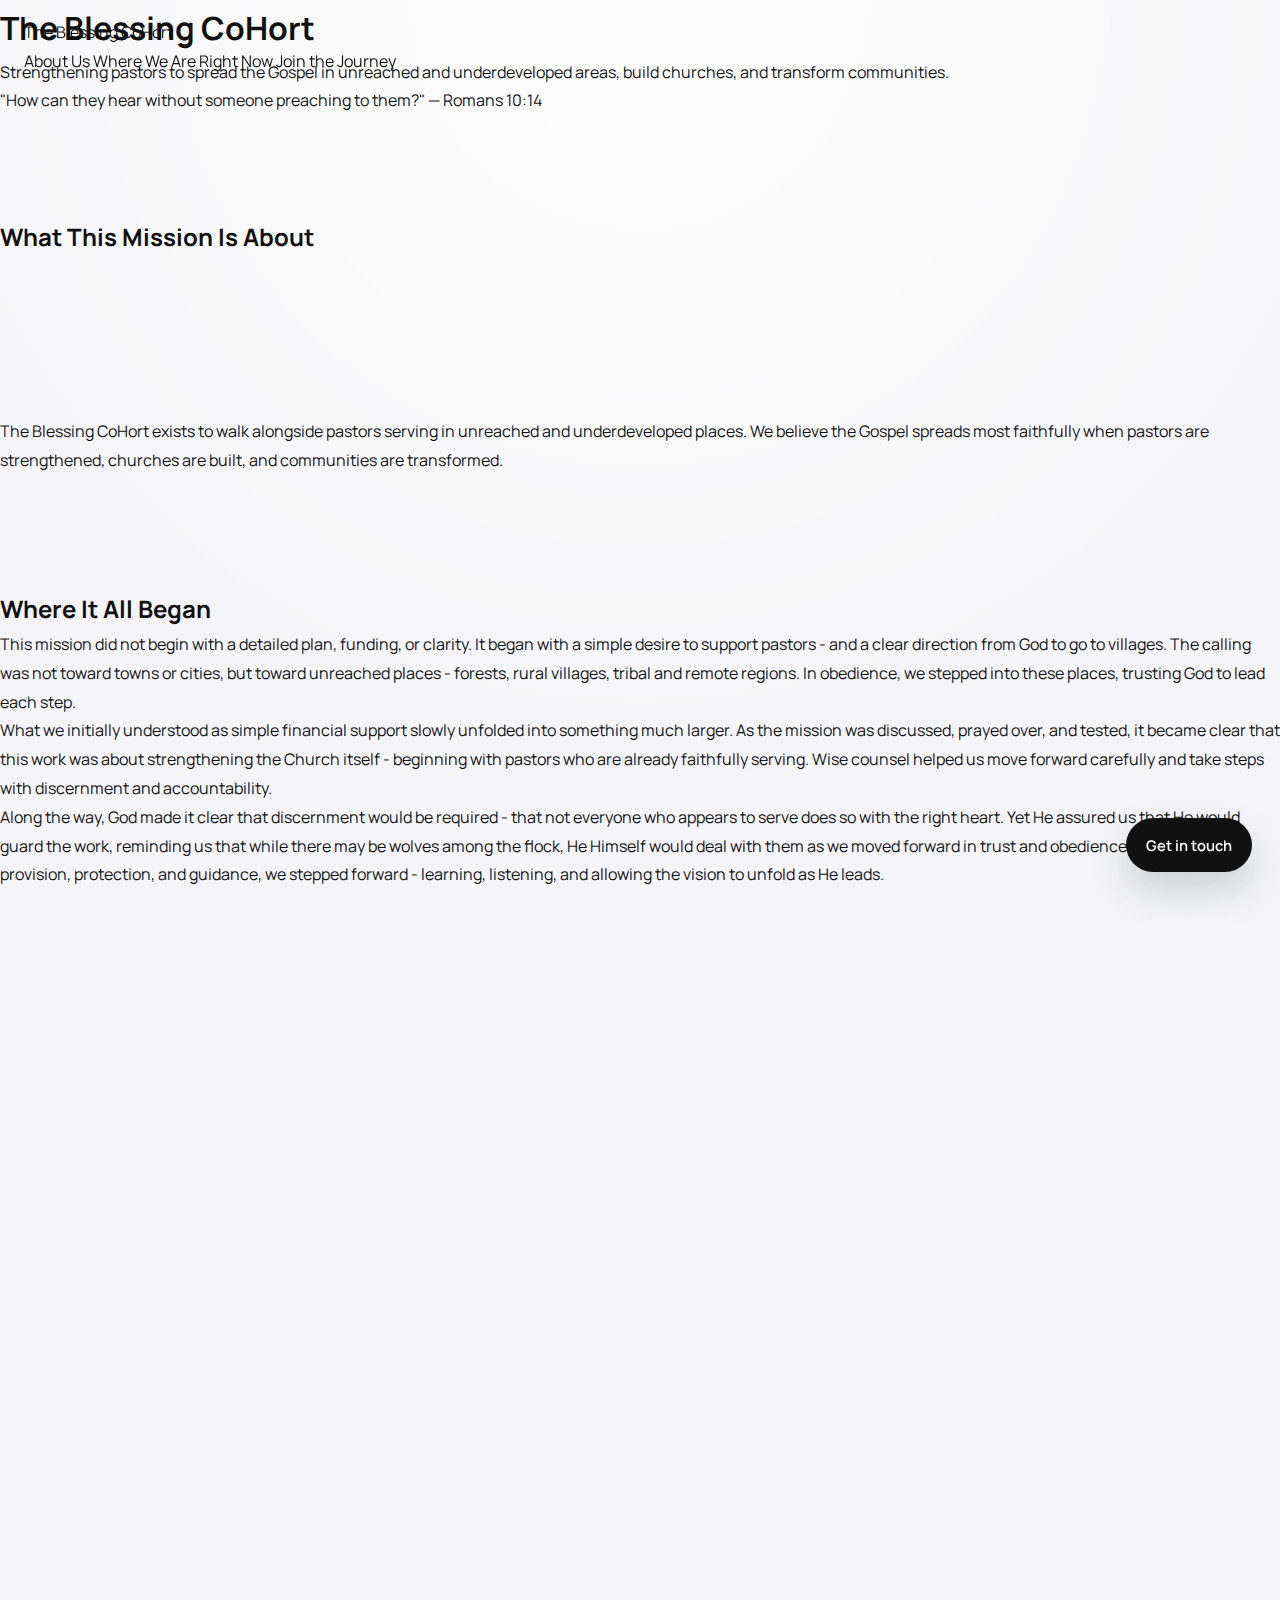
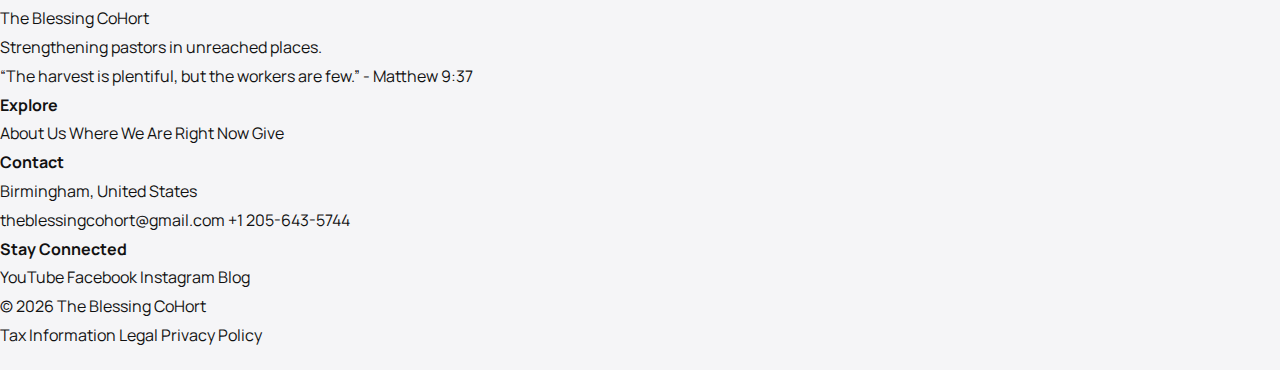
<file: index.html>
<!doctype html>
<html lang="en">
  <head>
    <meta charset="UTF-8" />
    <meta name="viewport" content="width=device-width, initial-scale=1.0" />
    <title>
      The Blessing CoHort - Strengthening Pastors in Unreached Places
    </title>
    <meta
      name="description"
      content="The Blessing CoHort strengthens pastors in unreached places to build churches and transform communities."
    />

    <link rel="stylesheet" href="css/style.css" />
    <link rel="preconnect" href="https://fonts.googleapis.com" />
    <link rel="preconnect" href="https://fonts.gstatic.com" crossorigin />
    <link
      href="https://fonts.googleapis.com/css2?family=Poppins:wght@300;400;600;700&family=Inter:wght@300;400;500;600&display=swap"
      rel="stylesheet"
    />
  </head>

  <body>
    <!-- ================= HEADER ================= -->
    <header class="site-header">
      <div class="logo">The Blessing CoHort</div>

      <nav class="nav">
        <a href="#">About Us</a>
        <a href="where-we-are-right-now.html">Where We Are Right Now</a>
        <a href="give.html" class="give-btn">Join the Journey</a>
      </nav>
    </header>

    <!-- ================= HERO SECTION ================= -->
    <section class="hero">
      <div class="hero-slideshow">
        <div class="slide"></div>
        <div class="slide"></div>
        <div class="slide"></div>
        <div class="slide"></div>
      </div>

      <div class="hero-overlay"></div>

      <div class="hero-content">
        <h1>The Blessing CoHort</h1>
        <p>
          Strengthening pastors to spread the Gospel in unreached and
          underdeveloped areas, build churches, and transform communities.
        </p>
        <span class="scripture">
          "How can they hear without someone preaching to them?" — Romans 10:14
        </span>
      </div>
    </section>

    <!-- ================= MISSION VIDEO ================= -->
    <section class="section mission-video">
      <h2>What This Mission Is About</h2>

      <div class="video-wrapper">
        <iframe
          src="https://www.youtube.com/embed/VIDEO_ID"
          frameborder="0"
          allowfullscreen
        >
        </iframe>
      </div>

      <p class="section-text">
        The Blessing CoHort exists to walk alongside pastors serving in
        unreached and underdeveloped places. We believe the Gospel spreads most
        faithfully when pastors are strengthened, churches are built, and
        communities are transformed.
      </p>
    </section>

    <!-- ================= ORIGIN STORY ================= -->
    <section class="section origin">
      <div class="origin-content">
        <h2>Where It All Began</h2>
        <p>
          This mission did not begin with a detailed plan, funding, or clarity.
          It began with a simple desire to support pastors - and a clear
          direction from God to go to villages. The calling was not toward towns
          or cities, but toward unreached places - forests, rural villages,
          tribal and remote regions. In obedience, we stepped into these places,
          trusting God to lead each step.
        </p>
        <p>
          What we initially understood as simple financial support slowly
          unfolded into something much larger. As the mission was discussed,
          prayed over, and tested, it became clear that this work was about
          strengthening the Church itself - beginning with pastors who are
          already faithfully serving. Wise counsel helped us move forward
          carefully and take steps with discernment and accountability.
        </p>
        <p>
          Along the way, God made it clear that discernment would be required -
          that not everyone who appears to serve does so with the right heart.
          Yet He assured us that He would guard the work, reminding us that
          while there may be wolves among the flock, He Himself would deal with
          them as we moved forward in trust and obedience. Trusting God for
          provision, protection, and guidance, we stepped forward - learning,
          listening, and allowing the vision to unfold as He leads.
        </p>
      </div>
    </section>

    <!-- ================= WHY WE DO THIS ================= -->
    <section class="section why">
      <h2>Why We Serve Unreached Places</h2>

      <div class="pillars">
        <div class="pillar">
          <h3>Strengthening Pastors</h3>
          <p>
            Pastors in unreached and remote places often serve faithfully
            without consistent support. We stand with them so they can focus on
            prayer, discipleship, and the calling God has given them.
          </p>
        </div>

        <div class="pillar">
          <h3>Building Strong Churches</h3>
          <p>
            When pastors are strengthened, local churches grow healthy and
            stable-becoming centers of faith, discipleship, and hope within
            their villages.
          </p>
        </div>

        <div class="pillar">
          <h3>Transforming Communities</h3>
          <p>
            As churches are strengthened, the Gospel naturally flows into the
            surrounding community-bringing spiritual growth and lasting
            transformation.
          </p>
        </div>
      </div>
    </section>

    <!-- ================= TEAM ================= -->
    <section class="section team">
      <h2>The People Behind the Mission</h2>
      <p class="section-text">
        We are a small team walking in obedience alongside pastors and local
        churches.
      </p>

      <div class="team-grid">
        <div class="team-card">
          <div
            class="avatar"
            style="background-image: url(&quot;assets/images/dad-2.jpg&quot;)"
          ></div>
          <h4>Obul Reddy Yerragondu</h4>
          <span>Ministry Lead - Field</span>
        </div>

        <div class="team-card">
          <div
            class="avatar"
            style="background-image: url(&quot;assets/images/dp1.jpg&quot;)"
          ></div>
          <h4>Nikhil Reddy Yerragondu</h4>
          <span>Mission Coordinator</span>
        </div>

        <div class="team-card">
          <div
            class="avatar"
            style="
              background-image: url(&quot;assets/images/madison.webp&quot;);
            "
          ></div>
          <h4>Madison Terry</h4>
          <span>Pastoral Advocate</span>
        </div>
      </div>
    </section>

    <!-- ================= FOOTER ================= -->
    <footer class="footer">
      <div class="footer-brand">
        <div class="footer-logo">The Blessing CoHort</div>
        <p class="footer-tagline">Strengthening pastors in unreached places.</p>
        <p class="quote">
          “The harvest is plentiful, but the workers are few.” - Matthew 9:37
        </p>
      </div>

      <div class="footer-links-col">
        <h4>Explore</h4>
        <a href="index.html">About Us</a>
        <a href="where-we-are-right-now.html">Where We Are Right Now</a>
        <a href="give.html">Give</a>
      </div>

      <div class="footer-contact">
        <h4>Contact</h4>
        <p>Birmingham, United States</p>
        <a href="mailto:theblessingcohort@gmail.com"
          >theblessingcohort@gmail.com</a
        >
        <a href="tel:+12056435744">+1 205-643-5744</a>
      </div>

      <div class="footer-social">
        <h4>Stay Connected</h4>
        <div class="socials">
          <a href="https://www.youtube.com/@theblessingcohort">YouTube</a>
          <a href="https://www.facebook.com/profile.php?id=61586179070498"
            >Facebook</a
          >
          <a href="https://www.instagram.com/theblessingcohort2026/"
            >Instagram</a
          >
          <a href="https://medium.com/@theblessingcohort">Blog</a>
        </div>
      </div>

      <div class="footer-bottom">
        <span>© 2026 The Blessing CoHort</span>
        <div class="footer-links-inline">
          <a href="#">Tax Information</a>
          <a href="#">Legal</a>
          <a href="#">Privacy Policy</a>
        </div>
      </div>
    </footer>

    <!-- ================= FLOATING CONTACT ================= -->
    <div class="contact-bubble" id="contactBubble">Get in touch</div>

    <script src="js/main.js"></script>
    <!-- ================= CONTACT POPUP ================= -->
    <div class="contact-modal" id="contactModal">
      <div class="contact-overlay" id="contactOverlay"></div>

      <div class="contact-box">
        <button class="close-btn" id="closeContact">&times;</button>

        <h3>Get in Touch</h3>
        <p class="contact-subtext">
          If you feel led to connect, pray, or partner with us, write to us.
        </p>

        <form
          action="https://api.web3forms.com/submit"
          method="POST"
          id="contactForm"
        >
          <!-- REQUIRED: Web3Forms Public Key -->
          <input
            type="hidden"
            name="access_key"
            value="d4d28a2a-8aea-47eb-819a-59405e2bf27b"
          />

          <input type="text" name="name" placeholder="Your Name" required />
          <input type="email" name="email" placeholder="Your Email" required />

          <select name="purpose" required>
            <option value="">Reason for reaching out</option>
            <option value="prayer">Prayer</option>
            <option value="partnership">Partnership</option>
            <option value="giving">Giving</option>
            <option value="general">General Inquiry</option>
          </select>

          <textarea
            name="message"
            rows="4"
            placeholder="Your Message"
            required
          ></textarea>
          <input type="hidden" name="botcheck" />

          <button type="submit" class="submit-btn">Send Message</button>
        </form>
        <p
          id="successMsg"
          style="display: none; color: green; margin-top: 12px"
        >
          Thank you for reaching out. We’ll get back to you soon.
        </p>
      </div>
    </div>
  </body>
</html>
</file>
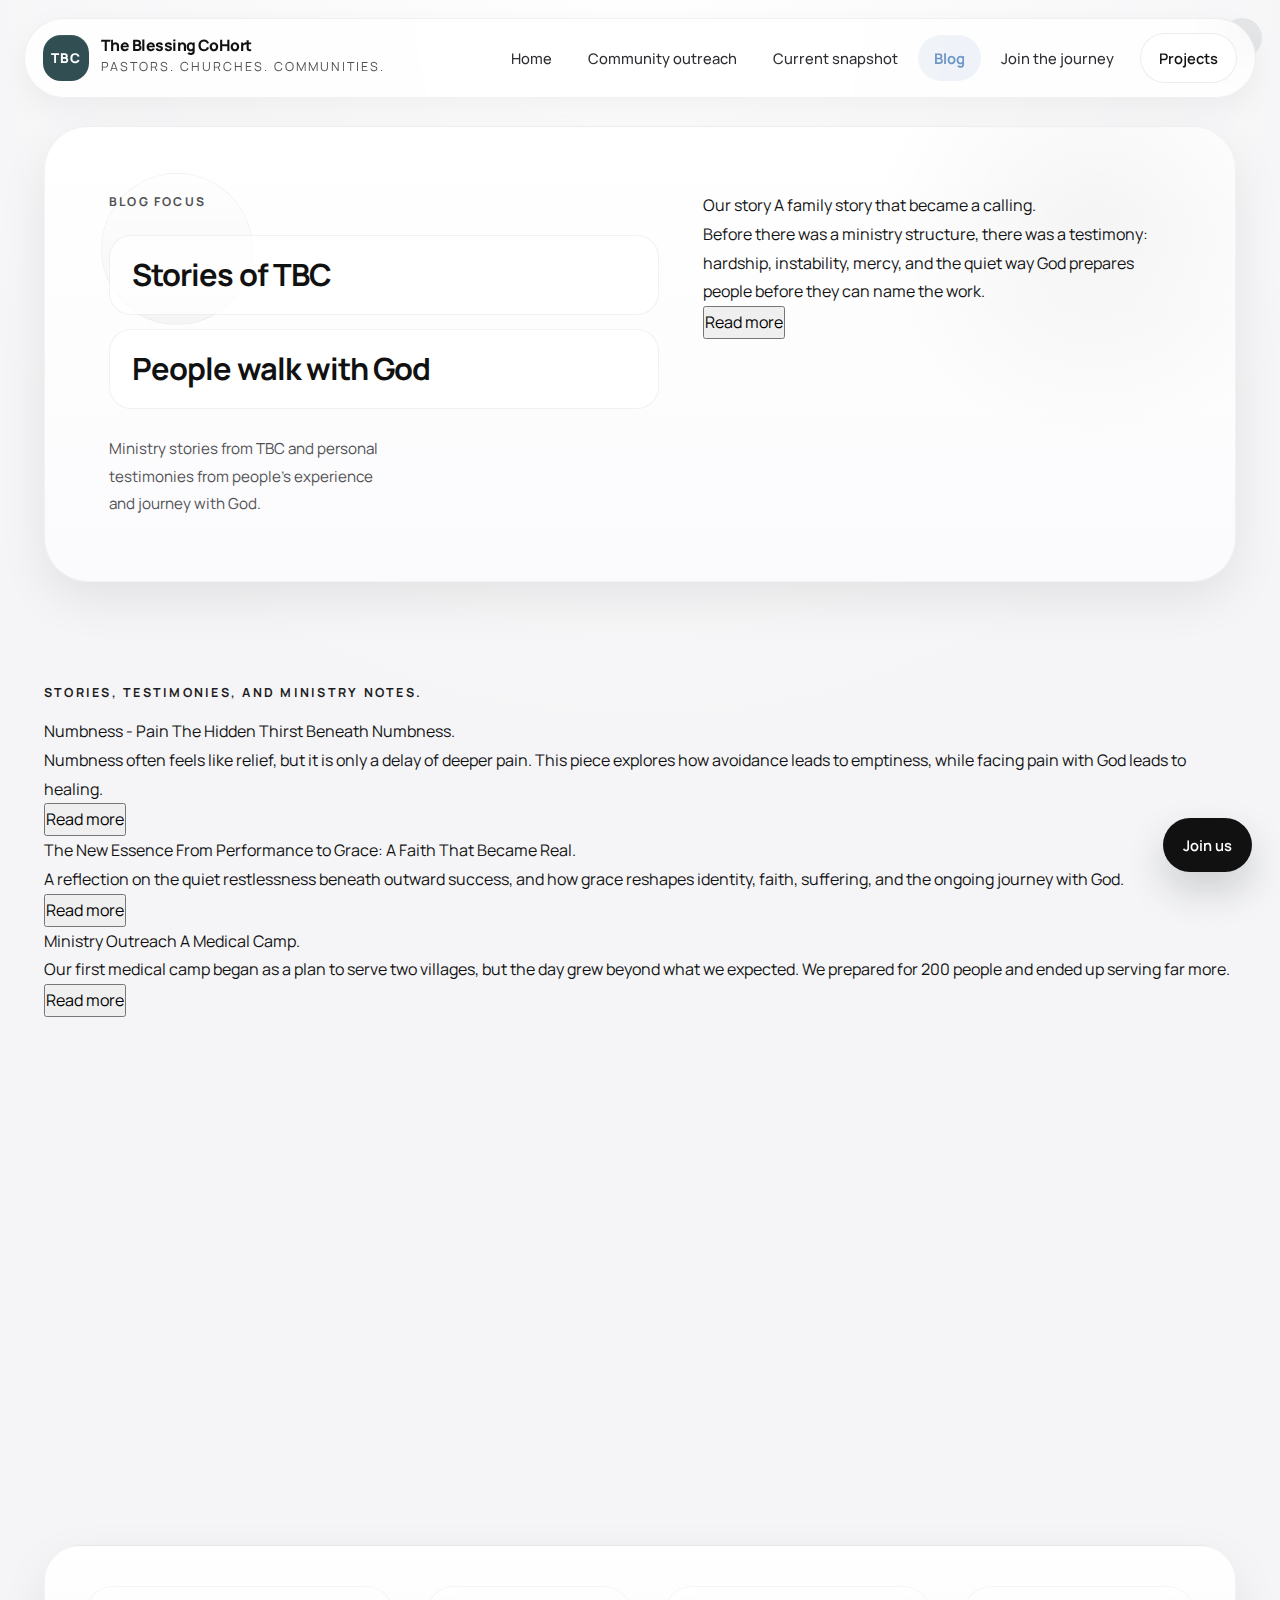
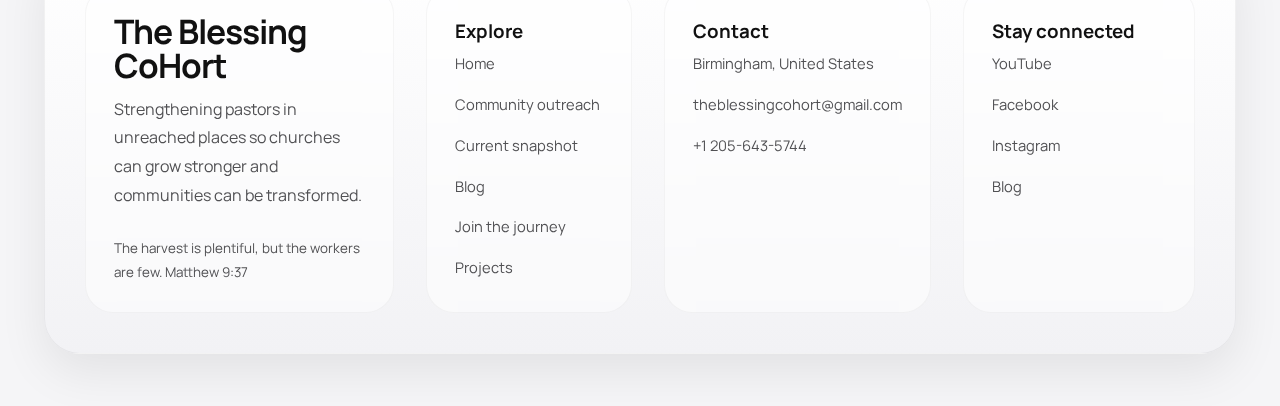
<file: blog.html>
<!doctype html>
<html lang="en">
  <head>
    <meta charset="UTF-8" />
    <meta name="viewport" content="width=device-width, initial-scale=1.0" />
    <title>Blog | The Blessing CoHort</title>
    <meta
      name="description"
      content="Read ministry stories from The Blessing CoHort and personal testimonies about walking with God."
    />
    <link rel="stylesheet" href="css/style.css" />
  </head>

  <body class="page-blog">
    <header class="site-header">
      <div class="header-shell">
        <div class="brand">
          <button
            class="brand-mark music-toggle"
            type="button"
            aria-label="Play music"
            data-music-toggle
          >
            TBC
          </button>
          <a
            class="brand-copy"
            href="index.html"
            aria-label="The Blessing CoHort home"
          >
            <span class="brand-name">The Blessing CoHort</span>
            <span class="brand-tag">Pastors. Churches. Communities.</span>
          </a>
        </div>

        <button
          class="nav-toggle"
          type="button"
          aria-expanded="false"
          aria-label="Toggle navigation"
          data-nav-toggle
        >
          <span class="nav-toggle-bar"></span>
          <span class="nav-toggle-bar"></span>
          <span class="nav-toggle-bar"></span>
        </button>

        <div class="nav-panel" data-nav>
          <nav class="nav-links" aria-label="Primary navigation">
            <a href="index.html">Home</a>
            <a href="community-outreach.html">Community outreach</a>
            <a href="where-we-are-right-now.html">Current snapshot</a>
            <a href="blog.html" aria-current="page">Blog</a>
            <a href="join.html">Join the journey</a>
          </nav>
          <a class="nav-cta" href="projects.html">Projects</a>
        </div>
      </div>
    </header>

    <main class="page-shell">
      <section class="page-hero blog-hero-pair" data-reveal>
        <aside class="blog-feature-card" data-reveal>
          <span class="hero-column-label">Blog focus</span>
          <div class="scripture-lines">
            <p>Stories of TBC</p>
            <p>People walk with God</p>
          </div>
          <p class="hero-scripture-note">
            Ministry stories from TBC and personal testimonies from people's
            experience and journey with God.
          </p>
        </aside>

        <article class="blog-story-card blog-highlight-card" data-reveal>
          <div class="blog-story-preview">
            <span class="blog-story-kicker">Our story</span>
            <span class="blog-story-title">A family story that became a calling.</span>
            <p class="blog-story-summary">
              Before there was a ministry structure, there was a testimony:
              hardship, instability, mercy, and the quiet way God prepares
              people before they can name the work.
            </p>
            <button
              class="blog-read-more"
              type="button"
              data-open-story
              data-story-title="A family story that became a calling."
              data-story-kicker="Our story"
              data-story-template="story-family-calling"
            >
              Read more
            </button>
            <template id="story-family-calling">
              <p>
                God was preparing us long before we understood the assignment.
              </p>
              <p>
                This mission grew out of a real family journey marked by
                hardship, instability, survival, and the mercy of God. In many
                seasons, we did not fully understand what God was doing, but
                looking back, we can see that He was preparing us for something
                far bigger than we had imagined.
              </p>
              <p>
                Through those years, God formed a deep conviction in us: when He
                calls us to His work, we should respond with faith,
                responsibility, and obedience rather than hesitation.
              </p>
            </template>
          </div>
        </article>
      </section>

      <section class="section blog-feed-section" id="stories">
        <div class="blog-section-heading" data-reveal>
          <span class="section-kicker">Stories, testimonies, and ministry notes.</span>
          <!--<h2 class="section-title">Stories, testimonies, and ministry notes.</h2>-->
        </div>

        <div class="blog-story-grid">
          <article class="blog-story-card" data-reveal>
            <div class="blog-story-preview">
              <span class="blog-story-kicker">Numbness - Pain</span>
              <span class="blog-story-title">
                The Hidden Thirst Beneath Numbness.
              </span>
              <p class="blog-story-summary">
                Numbness often feels like relief, but it is only a delay of
                deeper pain. This piece explores how avoidance leads to
                emptiness, while facing pain with God leads to healing.
              </p>
              <button
                class="blog-read-more"
                type="button"
                data-open-story
                data-story-title="The Hidden Thirst Beneath Numbness"
                data-story-kicker="Numbness - Pain"
                data-story-template="story-numbness"
              >
                Read more
              </button>
              <template id="story-numbness">
                <p>
                  When I look into the dictionary of my life, what does numbness
                  really mean? Is it an escape or is it running from a race I
                  was meant to endure?
                </p>
                <p>
                  On February 13, 2026, during surgical training on mice, I
                  observed something that stayed with me. An analgesic was used
                  to reduce pain during the procedure. But the pain was not
                  removed. It was only delayed. Once the medication wore off,
                  the reality returned.
                </p>
                <p>That moment exposed something deeper.</p>
                <p>
                  In our own lives, we often do the same. We do not remove pain.
                  We postpone it.
                </p>
                <p>
                  We reach for numbness, choosing distraction over truth. In the
                  process, we slowly trade away what matters most: our emotions,
                  our values, our time, our responsibility, and even our
                  relationship with Jesus.
                </p>
                <p>Numbness may feel like relief, but it is only avoidance in disguise.</p>
                <blockquote>
                  Numbness is maintenance without repair, moving, but still
                  broken within.
                </blockquote>
                <p>
                  At some point, everyone walks through seasons of numbness. The
                  question is not whether we face pain, but how we respond to it.
                </p>
                <h4>When We Choose Numbness Over Healing</h4>
                <p>
                  Broken relationships, silent struggles, unseen illnesses, and
                  emotional wounds can leave deep scars. In those moments, we
                  look for anything that softens the pain.
                </p>
                <p>
                  We turn to distractions, relationships, entertainment, or
                  temporary comforts. Not because they heal, but because they
                  help us forget, for a while.
                </p>
                <p>
                  This reminds me of the Samaritan woman in John 4. She searched
                  for love in multiple relationships, longing to be seen and
                  accepted. Yet none of it satisfied her.
                </p>
                <p>Then she met Jesus.</p>
                <blockquote>
                  Everyone who drinks this water will be thirsty again, but
                  whoever drinks the water I give them will never thirst. John
                  4:13-14
                </blockquote>
                <p>Jesus did not offer her escape. He offered transformation.</p>
                <p>He is still offering the same today.</p>
                <p>
                  Bring your pain to Him. He is able to carry every shame, every
                  wound, every hidden burden.
                </p>
                <h4>Numbness in the Face of Fear</h4>
                <p>Fear often pushes us toward numbness.</p>
                <p>
                  When we face uncertainty, hard truths, or uncomfortable
                  decisions, we instinctively look for a way out. Sometimes that
                  means avoiding responsibility. Sometimes it means choosing
                  comfort over growth.
                </p>
                <p>Peter did the same.</p>
                <p>
                  Even after walking with Jesus, he denied Him three times out
                  of fear. He chose survival over truth. Yet his failure was not
                  the end of his story.
                </p>
                <p>God did not abandon him. He restored him.</p>
                <blockquote>Do not fear, for I am with you. Isaiah 41:10</blockquote>
                <p>
                  Fear may shake us, but it does not define us. When our
                  foundation is in Jesus, we are not uprooted.
                </p>
                <h4>Hiding from Sin and Guilt</h4>
                <p>Guilt has a way of pushing us into isolation.</p>
                <p>
                  Instead of running toward God, we distance ourselves from Him.
                  We hide, hoping silence will erase what we have done. But
                  hidden sin does not disappear, it grows.
                </p>
                <p>
                  David experienced this after his sin with Bathsheba. He tried
                  to bury it, but God brought truth through the prophet Nathan.
                </p>
                <p>What God desired was not perfection, but repentance.</p>
                <blockquote>
                  Even though I walk through the valley of the shadow of death,
                  You are with me. Psalm 23
                </blockquote>
                <p>God does not call us to hide. He calls us to return.</p>
                <p>Grace is not found in avoidance. It is found in surrender.</p>
                <h4>The Call to Endure</h4>
                <p>We are not called to escape pain, but to endure it with God.</p>
                <p>Jesus Himself showed this.</p>
                <p>
                  On the cross, He was offered a drink mixed with myrrh,
                  something that could have reduced His pain. He refused it.
                  Later, He accepted sour vinegar, not to escape suffering, but
                  to fulfill His purpose.
                </p>
                <p>He did not avoid what was ahead. He faced it fully.</p>
                <p>Because of that, we have hope.</p>
                <p>
                  God is not distant from your pain. He has already walked
                  through suffering. He understands it, and He is able to
                  sustain you through it.
                </p>
                <h4>Final Thought</h4>
                <p>
                  Numbness promises relief, but leaves us empty. Jesus does not
                  numb pain, He transforms it.
                </p>
                <p>
                  There is a deeper thirst beneath every attempt to escape. And
                  only one source can satisfy it.
                </p>
                <p>
                  Choose healing over avoidance. Choose truth over comfort.
                  Choose Jesus over numbness.
                </p>
                <p><strong>- Disciple of Christ.</strong></p>
              </template>
            </div>
          </article>

          <article class="blog-story-card" data-reveal>
            <div class="blog-story-preview">
              <span class="blog-story-kicker">The New Essence</span>
              <span class="blog-story-title">
                From Performance to Grace: A Faith That Became Real.
              </span>
              <p class="blog-story-summary">
                A reflection on the quiet restlessness beneath outward success,
                and how grace reshapes identity, faith, suffering, and the
                ongoing journey with God.
              </p>
              <button
                class="blog-read-more"
                type="button"
                data-open-story
                data-story-title="From Performance to Grace: A Faith That Became Real."
                data-story-kicker="The New Essence"
                data-story-template="story-new-essence"
              >
                Read more
              </button>
              <template id="story-new-essence">
                <h4>Becoming, Not Arriving</h4>
                <h4>The Ache I Could Not Name</h4>
                <p>For a long time, I could not explain what was missing in my life.</p>
                <p>
                  From the outside, everything looked stable. I was functioning
                  well, meeting expectations, moving forward in the ways the
                  world measures progress. Yet beneath the surface, there was a
                  quiet restlessness.
                </p>
                <p>Not loud enough to alarm me. But persistent enough to follow me into silence.</p>
                <p>It showed up late at night, when distractions faded.</p>
                <p>It asked questions success could not answer.</p>
                <p>Why does fulfillment fade so quickly? Why does peace feel temporary? Why does every milestone lose its meaning so fast?</p>
                <p>
                  Looking back, I now understand: this was not dissatisfaction
                  with life, but hunger for something beyond it.
                </p>
                <blockquote>He has set eternity in the human heart. Ecclesiastes 3:11</blockquote>
                <p>I was trying to satisfy an infinite longing with finite things.</p>
                <p>No achievement, relationship, or recognition could fill a space designed for God.</p>
                <p>The ache was not a flaw. It was evidence.</p>
                <h4>Performance, Perfection, and Exhaustion</h4>
                <p>As I grew older, I became driven by performance.</p>
                <p>
                  I believed value had to be earned. If I worked harder,
                  achieved more, and avoided mistakes, then I would be secure,
                  not just before people, but before God.
                </p>
                <p>That mindset quietly shaped my faith.</p>
                <p>I treated spirituality like a system to master. Pray more. Do more. Fail less. Improve constantly.</p>
                <p>But that path led only to exhaustion.</p>
                <p>The more I tried to perfect myself, the more aware I became of how far I fell short.</p>
                <blockquote>For by grace you have been saved through faith. It is the gift of God, not a result of works. Ephesians 2:8-9</blockquote>
                <p>That truth disrupted everything.</p>
                <p>Grace is not a reward for effort. It is a gift independent of it.</p>
                <p>God was not grading me. He was inviting me.</p>
                <h4>When Faith Became Personal</h4>
                <p>I had always known about Christianity. But knowing is not the same as experiencing.</p>
                <p>There came a point when faith shifted from information to relationship.</p>
                <blockquote>I am the way, the truth, and the life. John 14:6</blockquote>
                <p>Those words stopped being abstract.</p>
                <p>Christianity is not about managing rules. It is about knowing a Person.</p>
                <p>The cross was no longer distant history. It became personal pursuit.</p>
                <p>I was no longer chasing God out of fear. I was responding to love.</p>
                <h4>Wrestling with Doubt</h4>
                <p>Faith did not remove uncertainty.</p>
                <p>There were seasons when prayers felt unanswered, and God seemed silent.</p>
                <p>I expected clarity. Instead, I encountered deeper questions.</p>
                <p>Why suffering? Why silence? Why does faith feel fragile?</p>
                <blockquote>How long, O Lord? Psalm 13:1</blockquote>
                <p>Doubt was not excluded from Scripture. It was included.</p>
                <p>Faith is not the absence of struggle. It is the willingness to bring that struggle to God.</p>
                <p>Doubt did not destroy my faith. It refined it.</p>
                <h4>The Role of Suffering</h4>
                <p>Suffering changed my understanding more than comfort ever did.</p>
                <p>I once believed pain meant distance from God. Now I see it often becomes the place of closest encounter.</p>
                <blockquote>Suffering produces endurance, character, and hope. Romans 5:3-4</blockquote>
                <p>Pain stripped away my illusion of control. It revealed how fragile self-sufficiency really is.</p>
                <p>But in weakness, I found something unexpected: dependence. And in dependence, I found God more clearly.</p>
                <h4>Learning to Abide</h4>
                <p>At some point, everything shifted.</p>
                <p>Faith became less about doing, and more about staying.</p>
                <blockquote>I am the vine; you are the branches. Apart from me you can do nothing. John 15:5</blockquote>
                <p>Abiding means remaining. Not striving for outcomes, but staying connected to the source.</p>
                <p>Prayer became conversation. Scripture became nourishment. God became refuge, not requirement.</p>
                <p>Growth did not happen instantly. It unfolded quietly. Steadily. Like something alive.</p>
                <h4>Identity Rewritten</h4>
                <p>The world defines identity through performance. But faith offers something different.</p>
                <blockquote>If anyone is in Christ, he is a new creation. 2 Corinthians 5:17</blockquote>
                <p>This changed everything.</p>
                <p>My past no longer defined me. My failures no longer imprisoned me. My worth no longer depended on success.</p>
                <p>I no longer needed to prove myself. I was already accepted.</p>
                <h4>The Ongoing Journey</h4>
                <p>I am still learning. Still growing. Still becoming.</p>
                <p>Faith is not a destination. It is a process.</p>
                <blockquote>Trust in the Lord with all your heart. Proverbs 3:5-6</blockquote>
                <p>Trust is not having all the answers. It is walking forward without them.</p>
                <p>The goal is not perfection. It is transformation.</p>
                <h4>Eternal Perspective</h4>
                <p>Faith anchors life beyond time.</p>
                <blockquote>He will wipe away every tear. Revelation 21:4</blockquote>
                <p>This promise reframes everything. Pain gains context. Waiting gains meaning. Uncertainty loses its power.</p>
                <p>I once thought eternal life was only about heaven.</p>
                <blockquote>That they know you and Jesus Christ. John 17:3</blockquote>
                <p>Eternal life is not just future. It is present. It begins now.</p>
                <p>God is not waiting at the end of life. He is present in it.</p>
                <h4>Final Reflection</h4>
                <p>The closer I walk with God, the more I realize: I am not arriving. I am becoming.</p>
                <p>And perhaps the most unexpected truth is this: I am still at the beginning.</p>
                <p><strong>- Follower of Christ.</strong></p>
              </template>
            </div>
          </article>

          <article class="blog-story-card" data-reveal>
            <div class="blog-story-preview">
              <span class="blog-story-kicker">Ministry Outreach</span>
              <span class="blog-story-title">A Medical Camp.</span>
              <p class="blog-story-summary">
                Our first medical camp began as a plan to serve two villages,
                but the day grew beyond what we expected. We prepared for 200
                people and ended up serving far more.
              </p>
              <button
                class="blog-read-more"
                type="button"
                data-open-story
                data-story-title="A Medical Camp"
                data-story-kicker="Ministry Outreach"
                data-story-template="story-medical-camp"
              >
                Read more
              </button>
              <template id="story-medical-camp">
                <p>
                  We planned a medical camp across two villages, Lusam and
                  Balarevulu, positioning them as central points to serve six
                  surrounding villages. Among them, Balarevulu was the larger
                  hub.
                </p>
                <p>
                  Local pastors were informed in advance and encouraged to
                  spread the word. We printed 500 flyers and arranged medicines
                  initially for 100 people.
                </p>
                <p>But something shifted.</p>
                <blockquote>
                  I will take care of the people. They will come like sheep
                  returning home.
                </blockquote>
                <p>With that, we increased our preparation to support 200 people.</p>
                <h4>The Journey Begins</h4>
                <p>Around 20 of us gathered early in the morning.</p>
                <p>
                  4:00 AM: Preparation started at home. 5:00 AM: Supplies were
                  loaded, the team assembled, and the journey began. 7:00 AM:
                  We stopped for breakfast at Rajavommangi, about 30 minutes
                  from our destination.
                </p>
                <p>
                  There was a quiet anticipation. No one knew exactly how the
                  day would unfold.
                </p>
                <h4>Two Camps, One Mission</h4>
                <p>The first camp began at Lusam.</p>
                <p>
                  Medicines were quickly unloaded, and without wasting time,
                  doctors began consultations. Within 30 minutes, part of the
                  team moved to Balarevulu, starting a second camp
                  simultaneously.
                </p>
                <p>Both locations operated in parallel.</p>
                <p>
                  Everyone took on roles: assisting doctors, distributing
                  medicines, managing supplies, serving snacks, coordinating
                  movement, and capturing moments.
                </p>
                <p>It was not just organized work. It was collective effort.</p>
                <h4>Serving Together</h4>
                <p>At 1:00 PM, we paused briefly for lunch.</p>
                <p>
                  Food was brought from home and prepared by the local church.
                  Around 30 people, including our team and local pastors, shared
                  the meal together.
                </p>
                <p>Then, without delay, the camps resumed.</p>
                <p>
                  By 4:00 PM, both camps were wrapped up. The total number of
                  people served had already crossed 200.
                </p>
                <h4>The Unexpected Highlight</h4>
                <p>On the way back, something unplanned happened.</p>
                <p>
                  We passed through a village and noticed people gathered near a
                  school ground. The area was enclosed by walls, and when they
                  saw the medical team, word spread instantly.
                </p>
                <p>Within 5 minutes, the place was filled. People came running.</p>
                <p>
                  What we expected to be a short stop turned into another full
                  session, with nearly 100 additional people showing up.
                </p>
                <p>No prior announcement. No preparation.</p>
                <p>
                  Yet the need was real, and the response was overwhelming. This
                  moment became the highlight of the entire camp.
                </p>
                <h4>The Return</h4>
                <p>After wrapping up, we began the journey back.</p>
                <p>
                  9:00 PM: Dinner stop at a restaurant. 10:30 PM: Reached home.
                  11:00 PM: Unloaded supplies and dispersed.
                </p>
                <p>It was a long day. But no one complained.</p>
                <h4>Final Reflection</h4>
                <p>This was our first medical camp.</p>
                <p>
                  There was no expectation of return, recognition, or reward.
                  Only a willingness to serve.
                </p>
                <p>Yet what we witnessed was far greater than what we planned.</p>
                <p>
                  We prepared for 200, but reached far beyond. We planned two
                  locations, but served in three. We expected structure, but
                  experienced overflow.
                </p>
                <p>Everyone returned with one feeling: this is just the beginning.</p>
                <p>And one shared desire: to do it again.</p>
              </template>
            </div>
          </article>
        </div>
      </section>

      <section class="section">
        <div class="cta-slab" data-reveal>
          <div>
            <h2>Have a testimony or story that should be written down?</h2>
            <p>
              Reach out so we can record it with care, whether it is a ministry
              update from the field or a personal testimony about your walk with
              God.
            </p>
          </div>

          <div class="modal-actions">
            <button class="btn" type="button" data-open-contact>
              Share a story
            </button>
          </div>
        </div>
      </section>
    </main>

    <footer class="footer">
      <div class="page-shell">
        <div class="footer-grid" data-reveal>
          <section class="footer-block">
            <h2 class="footer-title">The Blessing CoHort</h2>
            <p class="footer-copy">
              Strengthening pastors in unreached places so churches can grow
              stronger and communities can be transformed.
            </p>
            <p class="footer-meta">
              The harvest is plentiful, but the workers are few. Matthew 9:37
            </p>
          </section>

          <section class="footer-block">
            <h3>Explore</h3>
            <ul class="footer-list">
              <li><a href="index.html">Home</a></li>
              <li><a href="community-outreach.html">Community outreach</a></li>
              <li><a href="where-we-are-right-now.html">Current snapshot</a></li>
              <li><a href="blog.html">Blog</a></li>
              <li><a href="join.html">Join the journey</a></li>
              <li><a href="projects.html">Projects</a></li>
            </ul>
          </section>

          <section class="footer-block">
            <h3>Contact</h3>
            <ul class="footer-list">
              <li><span>Birmingham, United States</span></li>
              <li>
                <a href="mailto:theblessingcohort@gmail.com"
                  >theblessingcohort@gmail.com</a
                >
              </li>
              <li><a href="tel:+12056435744">+1 205-643-5744</a></li>
            </ul>
          </section>

          <section class="footer-block">
            <h3>Stay connected</h3>
            <ul class="footer-list">
              <li>
                <a href="https://www.youtube.com/@theblessingcohort">YouTube</a>
              </li>
              <li>
                <a href="https://www.facebook.com/profile.php?id=61586179070498"
                  >Facebook</a
                >
              </li>
              <li>
                <a href="https://www.instagram.com/theblessingcohort2026/"
                  >Instagram</a
                >
              </li>
              <li><a href="https://medium.com/@theblessingcohort">Blog</a></li>
            </ul>
          </section>
        </div>
      </div>
    </footer>

    <button class="contact-bubble" type="button" data-open-contact>
      Join us
    </button>

    <div class="contact-modal" data-contact-modal>
      <div class="contact-overlay" data-contact-overlay></div>
      <div class="contact-dialog">
        <div
          class="contact-panel"
          role="dialog"
          aria-modal="true"
          aria-labelledby="contactTitle"
        >
          <button
            class="contact-close"
            type="button"
            aria-label="Close contact form"
            data-close-contact
          >
            x
          </button>
          <h3 id="contactTitle">Get in touch</h3>
          <p class="contact-subtext">
            If you feel led to connect, pray, partner with us, or share your
            thoughts on how we can improve, send us a note.
          </p>

          <form
            class="contact-form"
            action="https://api.web3forms.com/submit"
            method="POST"
            id="contactForm"
          >
            <input
              type="hidden"
              name="access_key"
              value="d4d28a2a-8aea-47eb-819a-59405e2bf27b"
            />
            <input type="hidden" name="botcheck" />

            <label>
              Name
              <input type="text" name="name" placeholder="Your name" required />
            </label>

            <label>
              Email
              <input
                type="email"
                name="email"
                placeholder="you@example.com"
                required
              />
            </label>

            <label>
              Reason for reaching out
              <select name="purpose" required>
                <option value="">Choose one</option>
                <option value="prayer">Prayer</option>
                <option value="partnership">Partnership</option>
                <option value="giving">Giving</option>
                <option value="story">Share your story</option>
                <option value="general">General inquiry</option>
              </select>
            </label>

            <label>
              Message
              <textarea
                name="message"
                rows="5"
                placeholder="How would you like to connect, or how can we improve?"
                required
              ></textarea>
            </label>

            <button type="submit" class="submit-btn">Send message</button>
            <p class="form-status" id="successMsg" aria-live="polite">
              Thank you for reaching out. We will get back to you soon.
            </p>
          </form>
        </div>
      </div>
    </div>

    <div class="story-modal" data-story-modal>
      <div class="story-overlay" data-close-story></div>
      <div class="story-dialog">
        <article
          class="story-panel"
          role="dialog"
          aria-modal="true"
          aria-labelledby="storyModalTitle"
        >
          <button
            class="contact-close"
            type="button"
            aria-label="Close story"
            data-close-story
          >
            x
          </button>
          <span class="blog-story-kicker" data-story-modal-kicker></span>
          <h3 id="storyModalTitle" data-story-modal-title></h3>
          <div class="story-modal-body" data-story-modal-body></div>
        </article>
      </div>
    </div>

    <audio data-site-audio preload="none" loop>
      <source src="assets/audio/site-theme.mp3" type="audio/mpeg" />
    </audio>

    <script src="js/main.js"></script>
  </body>
</html>
</file>
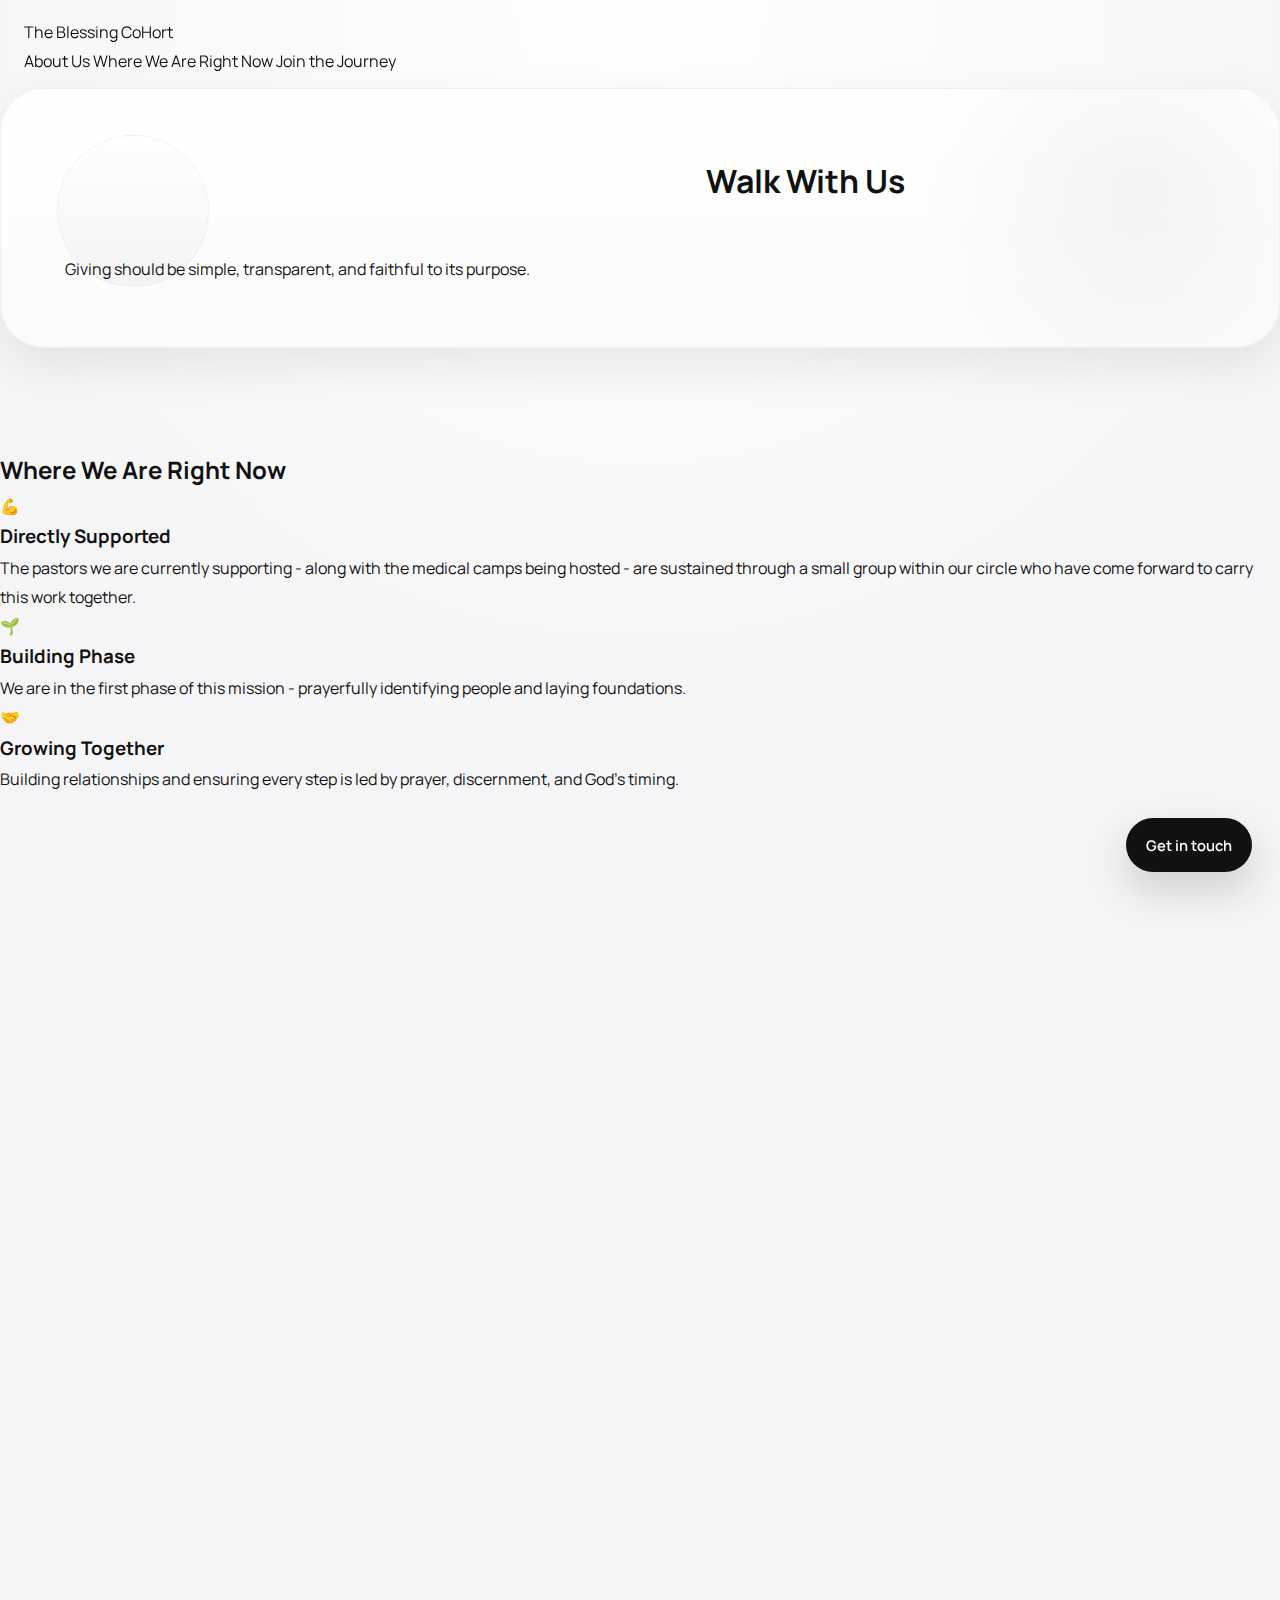
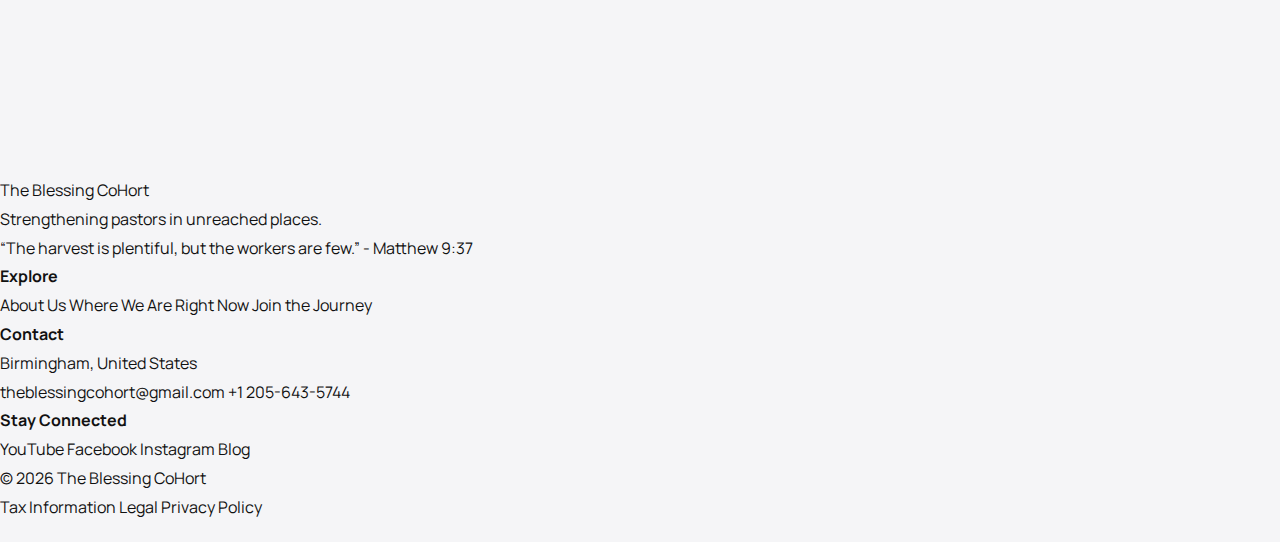
<file: give.html>
<!doctype html>
<html lang="en">
  <head>
    <meta charset="UTF-8" />
    <meta name="viewport" content="width=device-width, initial-scale=1.0" />
    <title>Give | The Blessing CoHort</title>

    <link rel="stylesheet" href="css/style.css" />
    <link rel="preconnect" href="https://fonts.googleapis.com" />
    <link rel="preconnect" href="https://fonts.gstatic.com" crossorigin />
    <link
      href="https://fonts.googleapis.com/css2?family=Poppins:wght@300;400;600;700&family=Inter:wght@300;400;500;600&display=swap"
      rel="stylesheet"
    />
  </head>

  <body>
    <!-- ================= HEADER ================= -->
    <header class="site-header">
      <div class="logo">The Blessing CoHort</div>

      <nav class="nav">
        <a href="index.html">About Us</a>
        <a href="where-we-are-right-now.html">Where We Are Right Now</a>
        <a href="give.html" class="give-btn">Join the Journey</a>
      </nav>
    </header>

    <!-- ================= HERO ================= -->
    <section class="section page-hero">
      <div class="hero-overlay"></div>
      <h1>Walk With Us</h1>
      <p class="section-text">
        Giving should be simple, transparent, and faithful to its purpose.
      </p>
    </section>

    <!-- ================= CURRENT REALITY ================= -->
    <section class="section giving-info">
      <h2>Where We Are Right Now</h2>

      <div class="info-cards">
        <div class="info-card">
          <div class="info-card-inner">
            <div class="info-icon">💪</div>
            <h3>Directly Supported</h3>
            <p>
              The pastors we are currently supporting - along with the medical
              camps being hosted - are sustained through a small group within
              our circle who have come forward to carry this work together.
            </p>
          </div>
        </div>

        <div class="info-card">
          <div class="info-card-inner">
            <div class="info-icon">🌱</div>
            <h3>Building Phase</h3>
            <p>
              We are in the first phase of this mission - prayerfully
              identifying people and laying foundations.
            </p>
          </div>
        </div>

        <div class="info-card">
          <div class="info-card-inner">
            <div class="info-icon">🤝</div>
            <h3>Growing Together</h3>
            <p>
              Building relationships and ensuring every step is led by prayer,
              discernment, and God's timing.
            </p>
          </div>
        </div>
      </div>
    </section>

    <!-- ================= WHY WE ARE INVITING OTHERS ================= -->
    <section class="section origin">
      <h2>Why We Are Inviting Others to Walk With Us</h2>

      <div class="inviting-content">
        <p class="section-text">
          As the work grows, we are trusting God to bring people who feel led to
          stand with this mission in prayer, encouragement, and support.
        </p>

        <p class="section-text">
          Our desire is to increase the number of pastors serving in unreached
          places-without compromising accountability, doctrine, or faithfulness.
        </p>
      </div>
    </section>

    <!-- ================= HOW GIVING IS USED ================= -->
    <section class="section stewardship-section">
      <h2>Our Approach to Stewardship</h2>

      <div class="usage-breakdown">
        <div class="usage-item">
          <div class="usage-icon">✓</div>
          <h3>Direct Pastor Support</h3>
          <p>
            Any support given is directed toward pastors serving in unreached
            and remote places.
          </p>
        </div>

        <div class="usage-item">
          <div class="usage-icon">✓</div>
          <h3>Administrative Costs Covered</h3>
          <p>
            Operational, administrative, and maintenance needs are personally
            taken care of by us, so support remains focused on its intended
            purpose.
          </p>
        </div>

        <div class="usage-item">
          <div class="usage-icon">✓</div>
          <h3>Accountable Stewardship</h3>
          <p>
            We handle every form of support with prayer, care, and
            accountability, ensuring it is used only for the purpose it is
            given.
          </p>
        </div>
      </div>
    </section>

    <!-- ================= BUILDING STAGE ================= -->
    <section class="section building-section">
      <h2>Building Carefully, Step by Step</h2>

      <div class="building-content">
        <p class="section-text">
          This mission is being built with care, prayer, and discernment. We are
          taking each step intentionally, trusting God to lead the work in His
          time.
        </p>

        <div class="cta-box">
          <h3>Want to Be Part of This Journey?</h3>
          <p>
            If you feel led to walk with us through prayer, encouragement, or
            support-
          </p>
          <p>
            or would like to stay connected and receive updates as the work
            grows-we invite you to get in touch.
          </p>
          <button class="cta-button" id="contactBubbleAlt">Get In Touch</button>
        </div>
      </div>
    </section>

    <!-- ================= FOOTER ================= -->
    <footer class="footer">
      <div class="footer-brand">
        <div class="footer-logo">The Blessing CoHort</div>
        <p class="footer-tagline">Strengthening pastors in unreached places.</p>
        <p class="quote">
          “The harvest is plentiful, but the workers are few.” - Matthew 9:37
        </p>
      </div>

      <div class="footer-links-col">
        <h4>Explore</h4>
        <a href="index.html">About Us</a>
        <a href="where-we-are-right-now.html">Where We Are Right Now</a>
        <a href="give.html">Join the Journey</a>
      </div>

      <div class="footer-contact">
        <h4>Contact</h4>
        <p>Birmingham, United States</p>
        <a href="mailto:theblessingcohort@gmail.com"
          >theblessingcohort@gmail.com</a
        >
        <a href="tel:+12056435744">+1 205-643-5744</a>
      </div>

      <div class="footer-social">
        <h4>Stay Connected</h4>
        <div class="socials">
          <a href="https://www.youtube.com/@theblessingcohort">YouTube</a>
          <a href="https://www.facebook.com/profile.php?id=61586179070498"
            >Facebook</a
          >
          <a href="https://www.instagram.com/theblessingcohort2026/"
            >Instagram</a
          >
          <a href="https://medium.com/@theblessingcohort">Blog</a>
        </div>
      </div>

      <div class="footer-bottom">
        <span>© 2026 The Blessing CoHort</span>
        <div class="footer-links-inline">
          <a href="#">Tax Information</a>
          <a href="#">Legal</a>
          <a href="#">Privacy Policy</a>
        </div>
      </div>
    </footer>

    <!-- ================= FLOATING CONTACT ================= -->
    <div class="contact-bubble" id="contactBubble">Get in touch</div>

    <script src="js/main.js"></script>
    <!-- ================= CONTACT POPUP ================= -->
    <div class="contact-modal" id="contactModal">
      <div class="contact-overlay" id="contactOverlay"></div>

      <div class="contact-box">
        <button class="close-btn" id="closeContact">&times;</button>

        <h3>Get in Touch</h3>
        <p class="contact-subtext">
          If you feel led to connect, pray, or partner with us, write to us.
        </p>

        <form
          action="https://api.web3forms.com/submit"
          method="POST"
          id="contactForm"
        >
          <input
            type="hidden"
            name="access_key"
            value="d4d28a2a-8aea-47eb-819a-59405e2bf27b"
          />

          <input type="text" name="name" placeholder="Your Name" required />
          <input type="email" name="email" placeholder="Your Email" required />

          <select name="purpose" required>
            <option value="">Reason for reaching out</option>
            <option value="prayer">Prayer</option>
            <option value="partnership">Partnership</option>
            <option value="giving">Giving</option>
            <option value="general">General Inquiry</option>
          </select>

          <textarea
            name="message"
            rows="4"
            placeholder="Your Message"
            required
          ></textarea>
          <input type="hidden" name="botcheck" />

          <button type="submit" class="submit-btn">Send Message</button>
        </form>
        <p
          id="successMsg"
          style="display: none; color: green; margin-top: 12px"
        >
          Thank you for reaching out. We’ll get back to you soon.
        </p>
      </div>
    </div>
  </body>
</html>
</file>
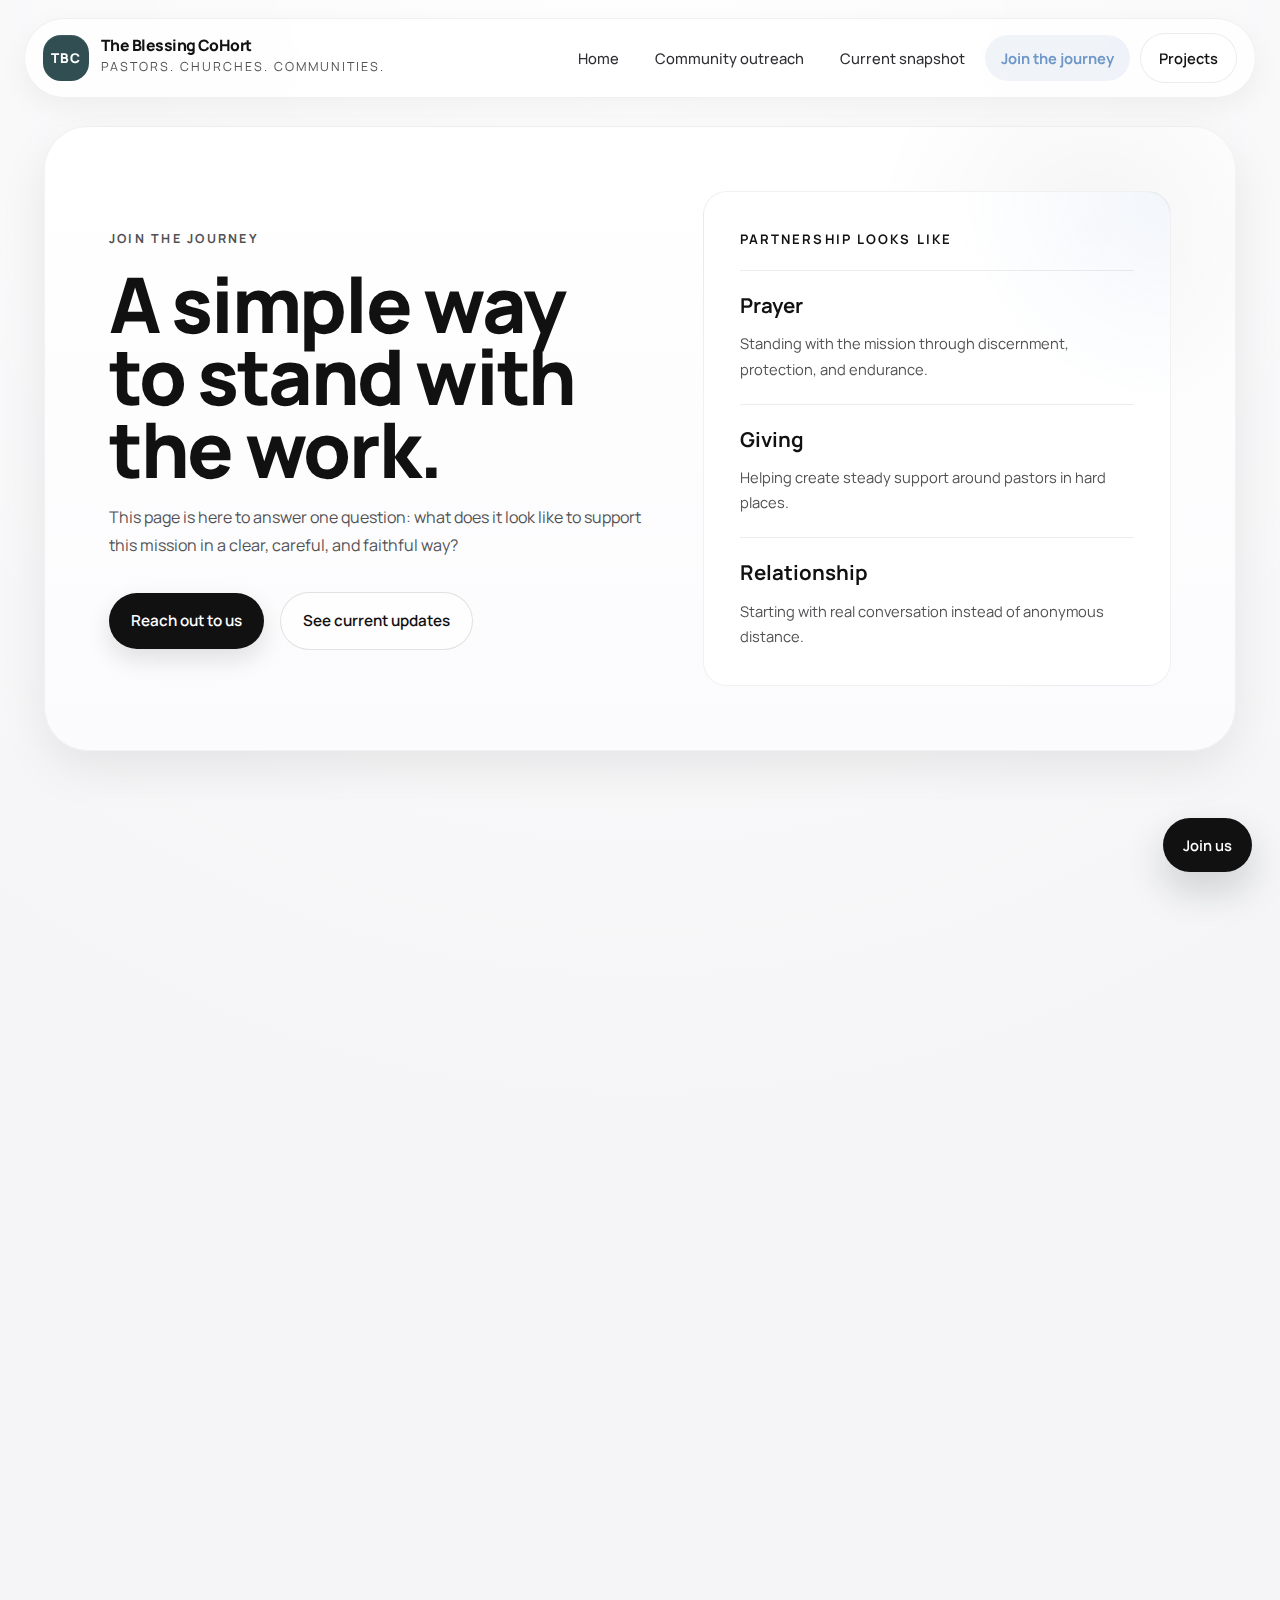
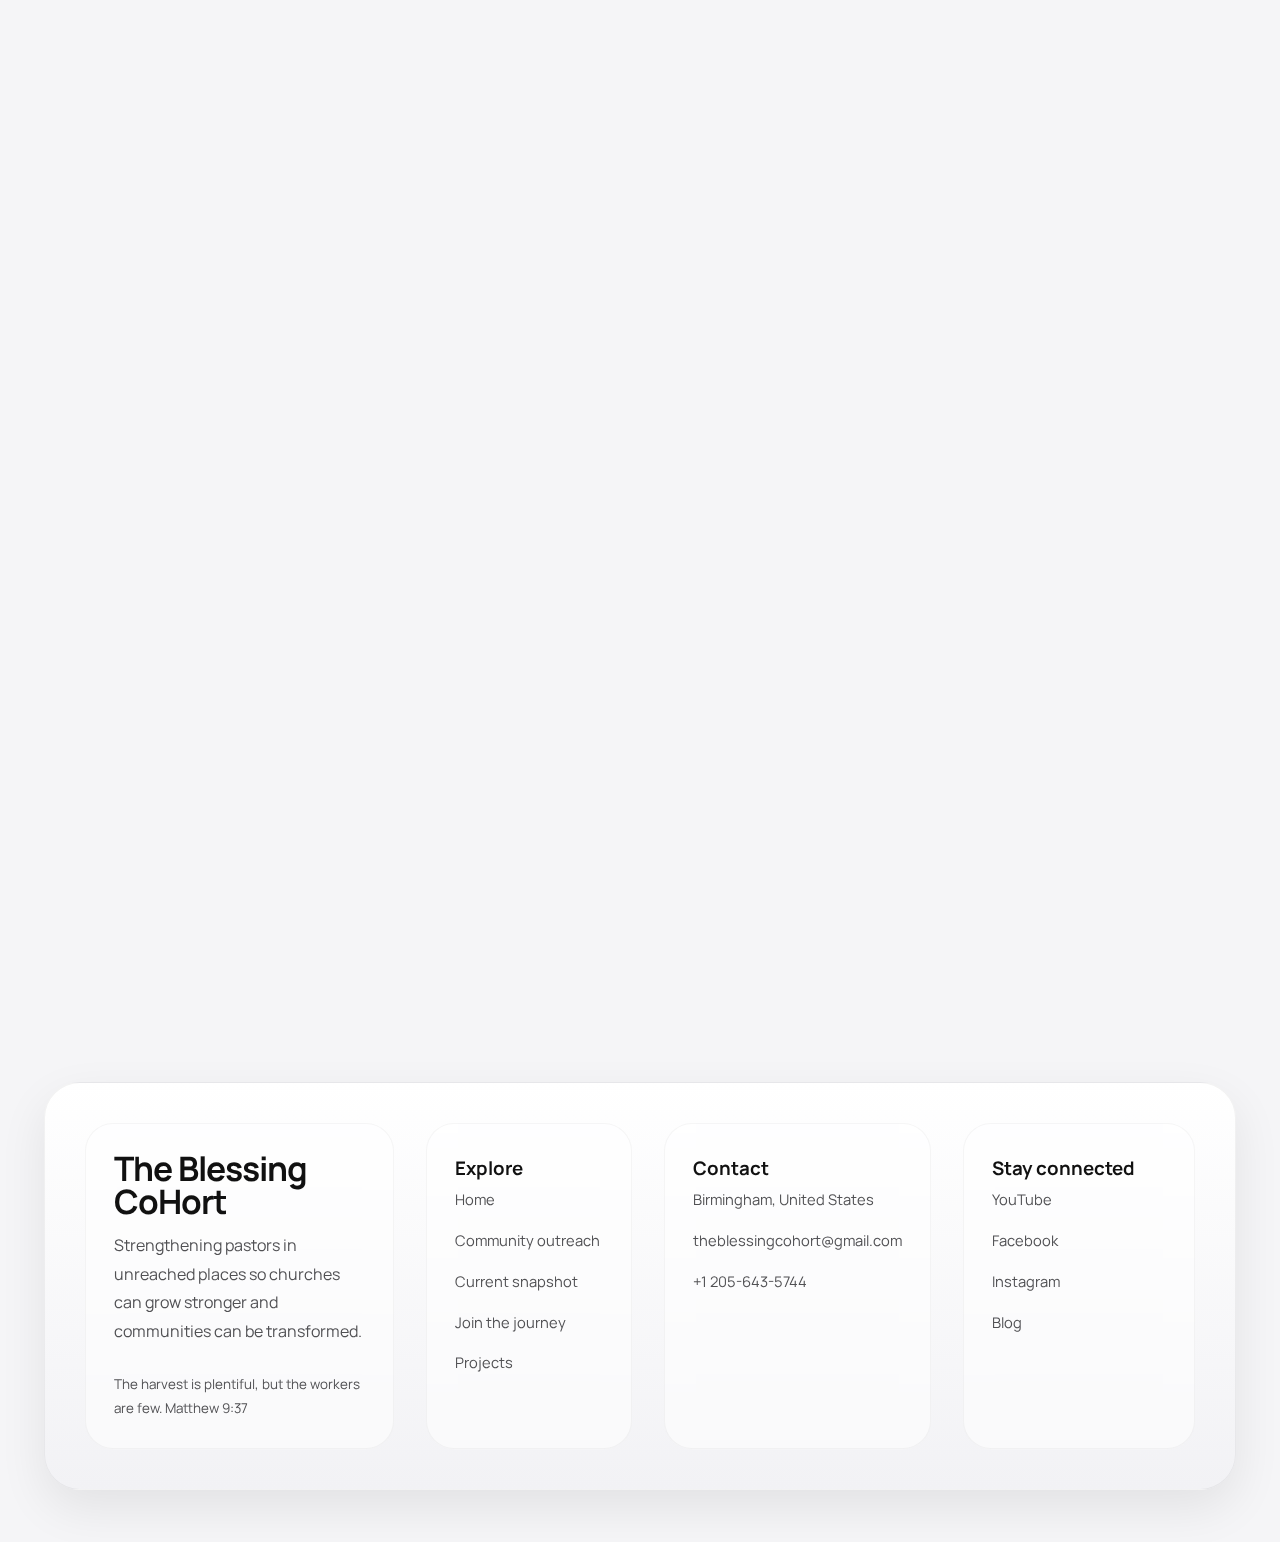
<file: join.html>
<!doctype html>
<html lang="en">
  <head>
    <meta charset="UTF-8" />
    <meta name="viewport" content="width=device-width, initial-scale=1.0" />
    <title>Join the Journey | The Blessing CoHort</title>
    <meta
      name="description"
      content="Learn how The Blessing CoHort approaches stewardship, pastoral support, and partnership as the mission grows."
    />
    <link rel="stylesheet" href="css/style.css" />
  </head>

  <body class="page-give">
    <header class="site-header">
      <div class="header-shell">
        <div class="brand">
          <button
            class="brand-mark music-toggle"
            type="button"
            aria-label="Play music"
            data-music-toggle
          >
            TBC
          </button>
          <a
            class="brand-copy"
            href="index.html"
            aria-label="The Blessing CoHort home"
          >
            <span class="brand-name">The Blessing CoHort</span>
            <span class="brand-tag">Pastors. Churches. Communities.</span>
          </a>
        </div>

        <button
          class="nav-toggle"
          type="button"
          aria-expanded="false"
          aria-label="Toggle navigation"
          data-nav-toggle
        >
          <span class="nav-toggle-bar"></span>
          <span class="nav-toggle-bar"></span>
          <span class="nav-toggle-bar"></span>
        </button>

        <div class="nav-panel" data-nav>
          <nav class="nav-links" aria-label="Primary navigation">
            <a href="index.html">Home</a>
            <a href="community-outreach.html">Community outreach</a>
            <a href="where-we-are-right-now.html">Current snapshot</a>
            <a href="join.html" aria-current="page">Join the journey</a>
          </nav>
          <a class="nav-cta" href="projects.html">Projects</a>
        </div>
      </div>
    </header>

    <main class="page-shell">
      <section class="page-hero" data-reveal>
        <div class="page-hero-copy">
          <p class="eyebrow">Join the journey</p>
          <h1 class="page-hero-title">A simple way to stand with the work.</h1>
          <p class="page-hero-lede">
            This page is here to answer one question: what does it look like to
            support this mission in a clear, careful, and faithful way?
          </p>

          <div class="hero-actions">
            <button class="btn" type="button" data-open-contact>
              Reach out to us
            </button>
            <a class="btn-secondary" href="where-we-are-right-now.html"
              >See current updates</a
            >
          </div>
        </div>

        <aside class="stats-panel">
          <span class="panel-title">Partnership looks like</span>
          <ul class="stats-stack">
            <li>
              <strong>Prayer</strong>
              <span
                >Standing with the mission through discernment, protection, and
                endurance.</span
              >
            </li>
            <li>
              <strong>Giving</strong>
              <span
                >Helping create steady support around pastors in hard
                places.</span
              >
            </li>
            <li>
              <strong>Relationship</strong>
              <span
                >Starting with real conversation instead of anonymous
                distance.</span
              >
            </li>
          </ul>
        </aside>
      </section>

      <section class="section">
        <div class="section-head" data-reveal>
          <div>
            <span class="section-kicker">Why we are inviting others in</span>
            <h2 class="section-title">We are widening the circle carefully.</h2>
          </div>
          <p class="section-lede">
            We are not trying to turn this into a loud fundraising page. We are
            simply inviting others to help carry the work in a way that stays
            faithful to its heart.
          </p>
        </div>

        <div class="giving-grid">
          <article class="story-card story-copy" data-reveal>
            <p>
              The pastors currently receiving support, along with the medical
              camps already being hosted, are sustained by a small group of
              people within our circle who felt led to carry the work with us.
            </p>
            <p>
              As the ministry widens, we are inviting others into that same
              posture: prayer, encouragement, and support that is grounded in
              trust and clarity rather than distance.
            </p>
            <p>
              Our desire is simple. We want to increase the number of pastors we
              can stand beside without compromising the integrity of how the
              work is done.
            </p>
          </article>

          <div class="giving-slider" data-reveal>
            <div class="slider-head">
              <strong>Field moments</strong>
              <div class="slider-controls">
                <button
                  type="button"
                  class="slider-button"
                  data-slide-prev
                  aria-label="Previous image"
                >
                  Prev
                </button>
                <button
                  type="button"
                  class="slider-button"
                  data-slide-next
                  aria-label="Next image"
                >
                  Next
                </button>
              </div>
            </div>

            <div class="slider-viewport">
              <div class="slider-track" data-slider-track>
                <figure class="slider-slide">
                  <img src="assets/images/field_1.jpg" alt="4" />
                </figure>
                <figure class="slider-slide">
                  <img src="assets/images/field_2.jpg" alt="3" />
                </figure>
                <figure class="slider-slide">
                  <img src="assets/images/field_3.jpg" alt="2" />
                </figure>
                <figure class="slider-slide">
                  <img src="assets/images/field_4.jpg" alt="1" />
                </figure>
                <figure class="slider-slide">
                  <img src="assets/images/field_5.jpg" alt="1" />
                </figure>
                <figure class="slider-slide">
                  <img src="assets/images/field_6.jpg" alt="1" />
                </figure>
                <figure class="slider-slide">
                  <img src="assets/images/field_7.jpg" alt="1" />
                </figure>
              </div>
            </div>
          </div>
        </div>
      </section>

      <section class="section" id="stewardship">
        <div class="section-head" data-reveal>
          <div>
            <span class="section-kicker">Stewardship questions</span>
            <h2 class="section-title">
              The main things people usually want to know.
            </h2>
          </div>
          <p class="section-lede">
            Before someone steps in, they usually want clarity on how support is
            handled and how the mission makes its decisions.
          </p>
        </div>

        <div class="principles-grid">
          <article class="principle-card" data-reveal>
            <h3>Are administrative costs taken out of support?</h3>
            <p>
              No. Operational and maintenance needs are personally covered by us
              so support can stay focused on the mission itself.
            </p>
          </article>

          <article class="principle-card" data-reveal>
            <h3>How do you decide which pastors to support?</h3>
            <p>
              Through presence, prayer, relationship, and ongoing review. We do
              not want to make those decisions from a distance.
            </p>
          </article>

          <article class="principle-card" data-reveal>
            <h3>Can I stay connected before making a decision?</h3>
            <p>
              Yes. If you want to ask questions, hear more, or simply stay close
              to the work first, we welcome that.
            </p>
          </article>
        </div>
      </section>

      <section class="section">
        <div class="cta-slab" data-reveal>
          <div>
            <h2>If this page raised questions, that is the right next step.</h2>
            <p>
              We would rather keep this simple and honest than crowd the page
              with more copy. Reach out if you want to ask questions or talk
              about partnership.
            </p>
          </div>

          <div class="modal-actions">
            <button class="btn" type="button" data-open-contact>
              Get in touch
            </button>
          </div>
        </div>
      </section>
    </main>

    <footer class="footer">
      <div class="page-shell">
        <div class="footer-grid" data-reveal>
          <section class="footer-block">
            <h2 class="footer-title">The Blessing CoHort</h2>
            <p class="footer-copy">
              Strengthening pastors in unreached places so churches can grow
              stronger and communities can be transformed.
            </p>
            <p class="footer-meta">
              The harvest is plentiful, but the workers are few. Matthew 9:37
            </p>
          </section>

          <section class="footer-block">
            <h3>Explore</h3>
            <ul class="footer-list">
              <li><a href="index.html">Home</a></li>
              <li><a href="community-outreach.html">Community outreach</a></li>
              <li>
                <a href="where-we-are-right-now.html">Current snapshot</a>
              </li>
              <li><a href="join.html">Join the journey</a></li>
              <li><a href="projects.html">Projects</a></li>
            </ul>
          </section>

          <section class="footer-block">
            <h3>Contact</h3>
            <ul class="footer-list">
              <li><span>Birmingham, United States</span></li>
              <li>
                <a href="mailto:theblessingcohort@gmail.com"
                  >theblessingcohort@gmail.com</a
                >
              </li>
              <li><a href="tel:+12056435744">+1 205-643-5744</a></li>
            </ul>
          </section>

          <section class="footer-block">
            <h3>Stay connected</h3>
            <ul class="footer-list">
              <li>
                <a href="https://www.youtube.com/@theblessingcohort">YouTube</a>
              </li>
              <li>
                <a href="https://www.facebook.com/profile.php?id=61586179070498"
                  >Facebook</a
                >
              </li>
              <li>
                <a href="https://www.instagram.com/theblessingcohort2026/"
                  >Instagram</a
                >
              </li>
              <li><a href="https://medium.com/@theblessingcohort">Blog</a></li>
            </ul>
          </section>
        </div>
      </div>
    </footer>

    <button class="contact-bubble" type="button" data-open-contact>
      Join us
    </button>

    <div class="contact-modal" data-contact-modal>
      <div class="contact-overlay" data-contact-overlay></div>
      <div class="contact-dialog">
        <div
          class="contact-panel"
          role="dialog"
          aria-modal="true"
          aria-labelledby="contactTitle"
        >
          <button
            class="contact-close"
            type="button"
            aria-label="Close contact form"
            data-close-contact
          >
            x
          </button>
          <h3 id="contactTitle">Get in touch</h3>
          <p class="contact-subtext">
            If you feel led to connect, pray, partner with us, or share your
            thoughts on how we can improve, send us a note.
          </p>

          <form
            class="contact-form"
            action="https://api.web3forms.com/submit"
            method="POST"
            id="contactForm"
          >
            <input
              type="hidden"
              name="access_key"
              value="d4d28a2a-8aea-47eb-819a-59405e2bf27b"
            />
            <input type="hidden" name="botcheck" />

            <label>
              Name
              <input type="text" name="name" placeholder="Your name" required />
            </label>

            <label>
              Email
              <input
                type="email"
                name="email"
                placeholder="you@example.com"
                required
              />
            </label>

            <label>
              Reason for reaching out
              <select name="purpose" required>
                <option value="">Choose one</option>
                <option value="prayer">Prayer</option>
                <option value="partnership">Partnership</option>
                <option value="giving">Giving</option>
                <option value="general">General inquiry</option>
              </select>
            </label>

            <label>
              Message
              <textarea
                name="message"
                rows="5"
                placeholder="How would you like to connect, or how can we improve?"
                required
              ></textarea>
            </label>

            <button type="submit" class="submit-btn">Send message</button>
            <p class="form-status" id="successMsg" aria-live="polite">
              Thank you for reaching out. We will get back to you soon.
            </p>
          </form>
        </div>
      </div>
    </div>

    <audio data-site-audio preload="none" loop>
      <source src="assets/audio/site-theme.mp3" type="audio/mpeg" />
    </audio>

    <script src="js/main.js"></script>
  </body>
</html>
</file>
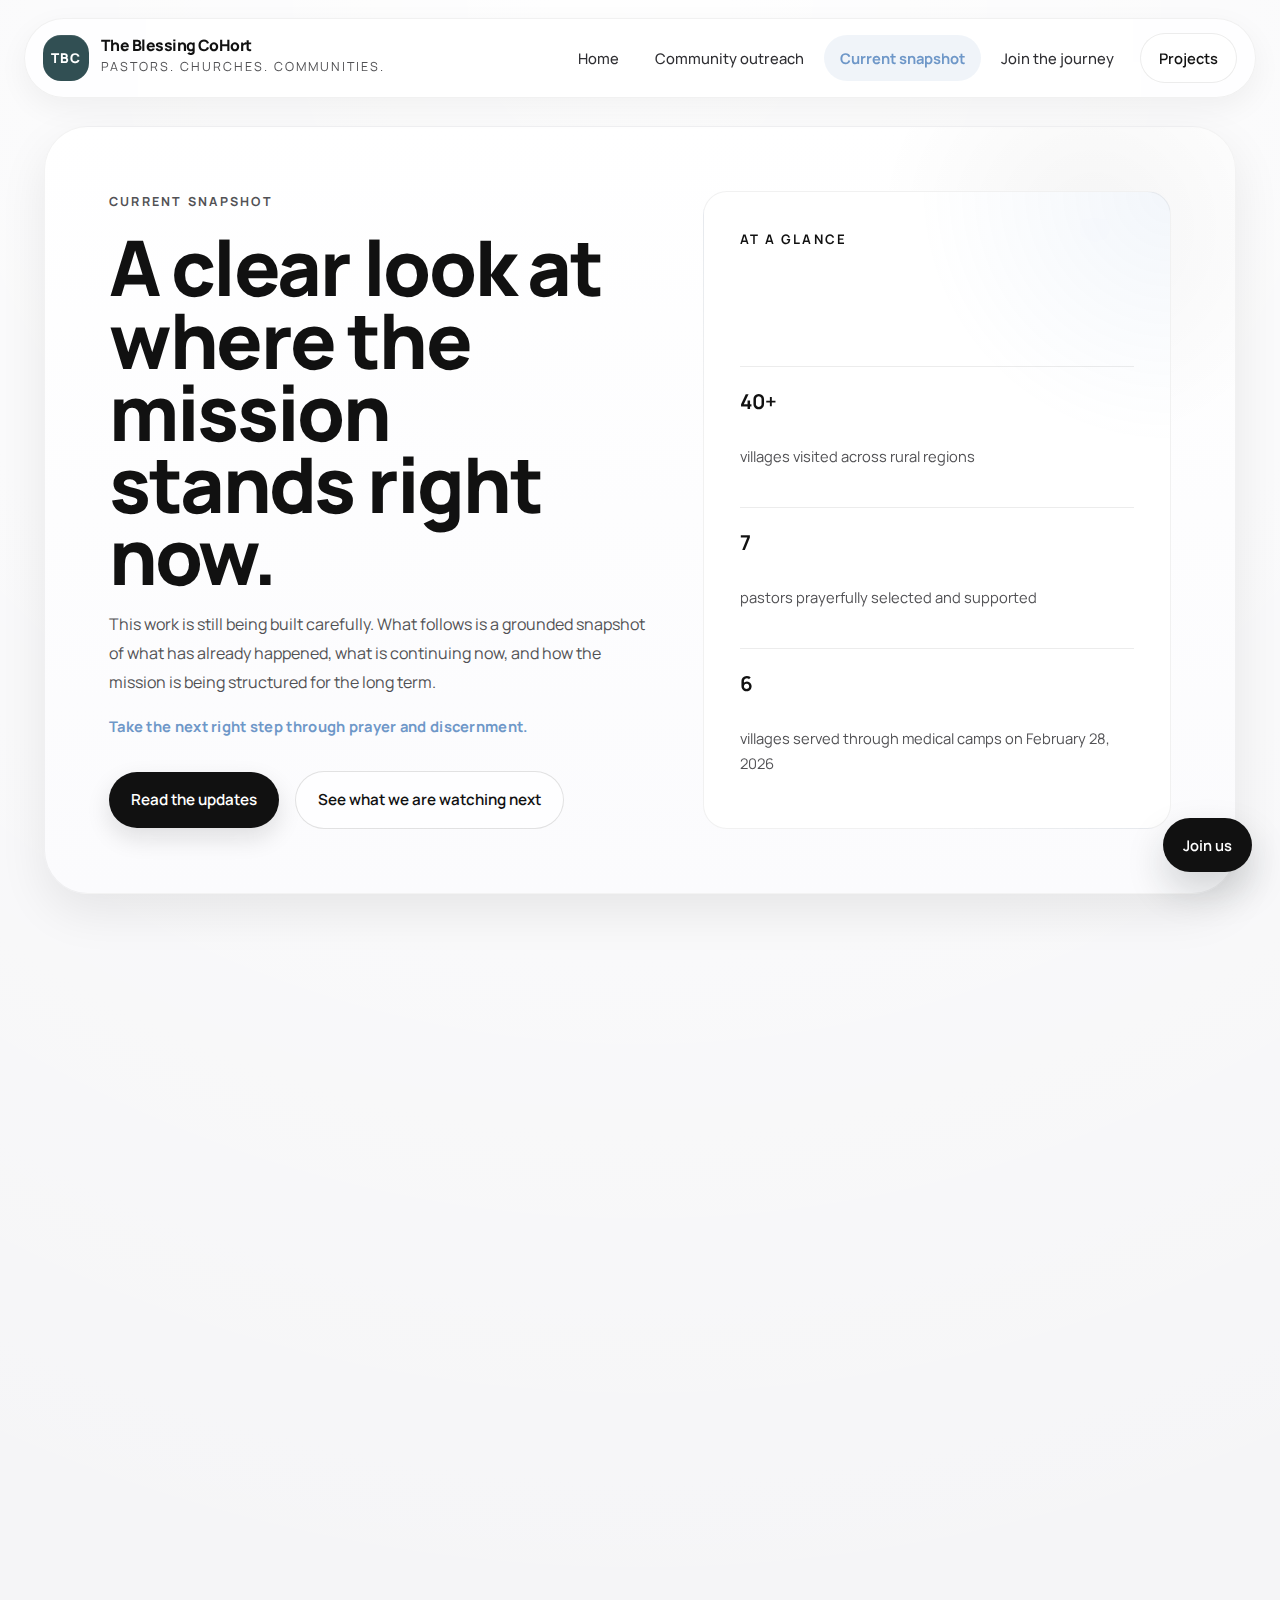
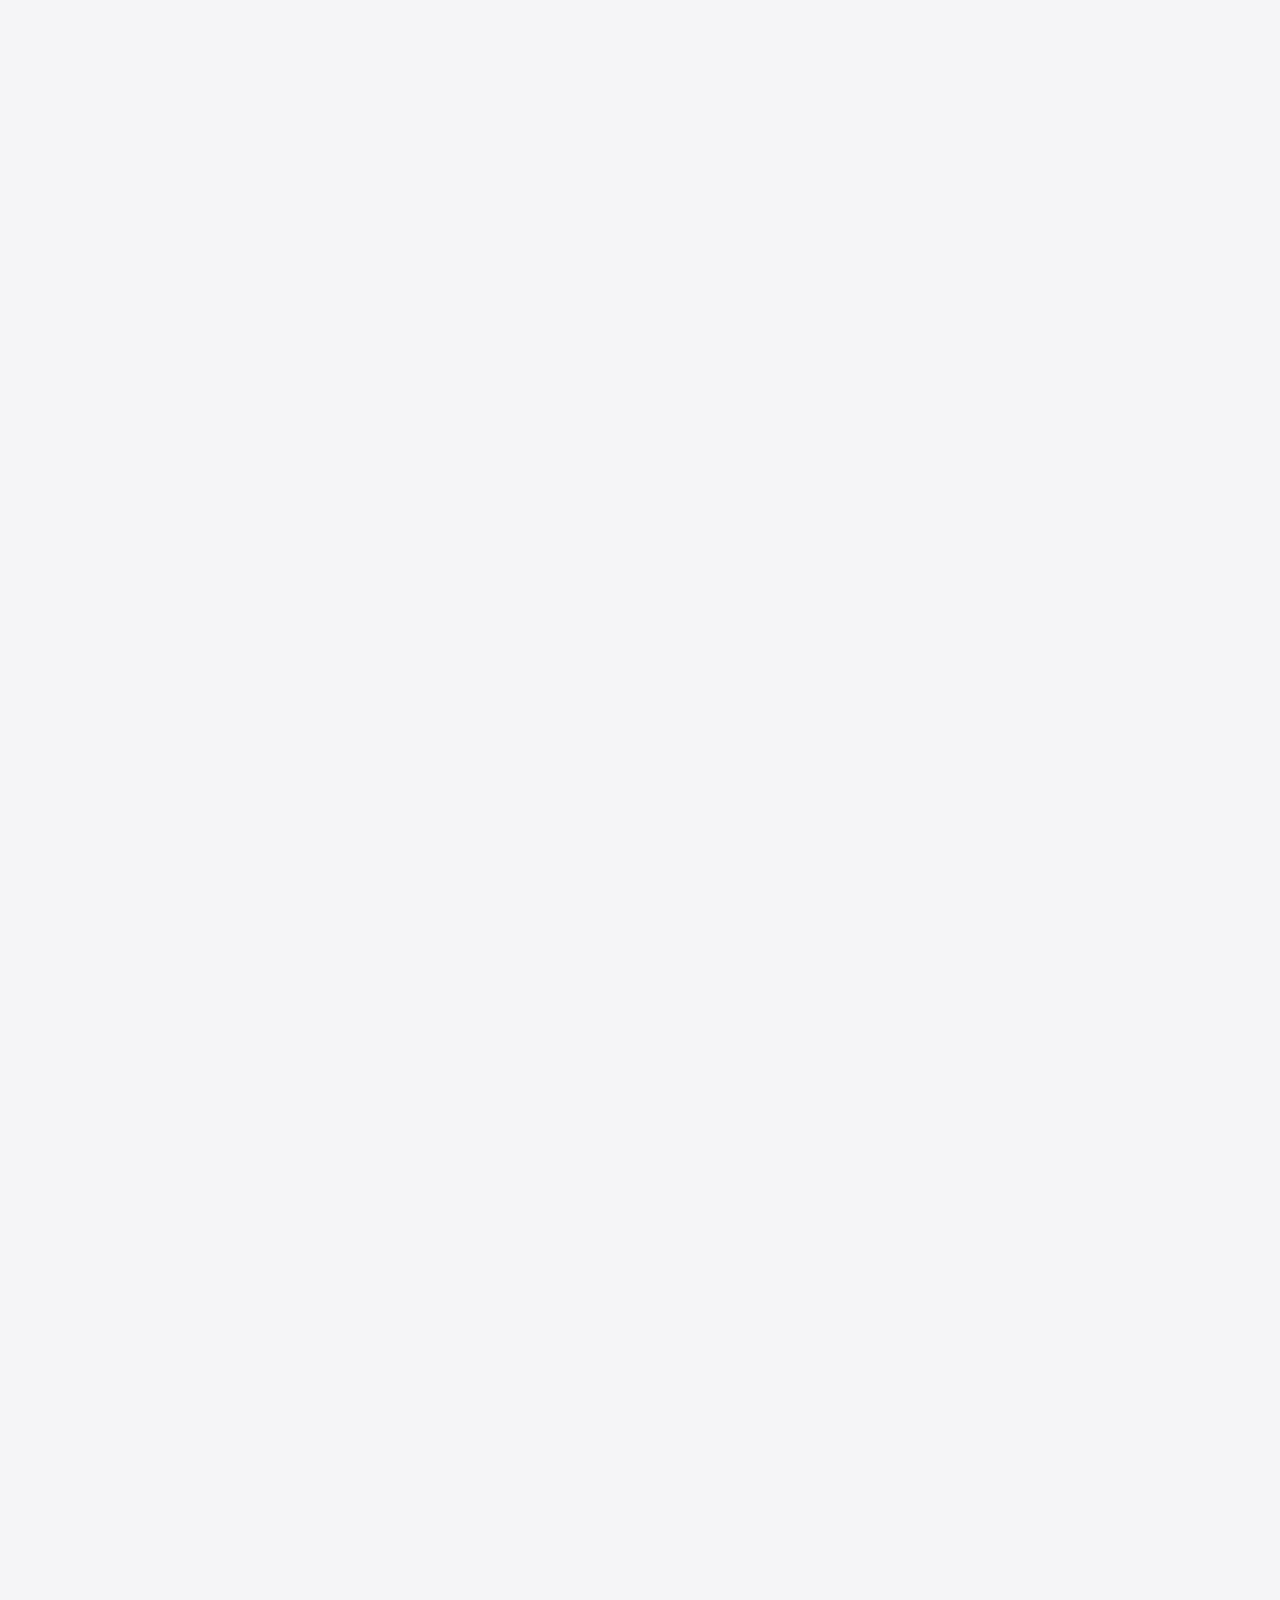
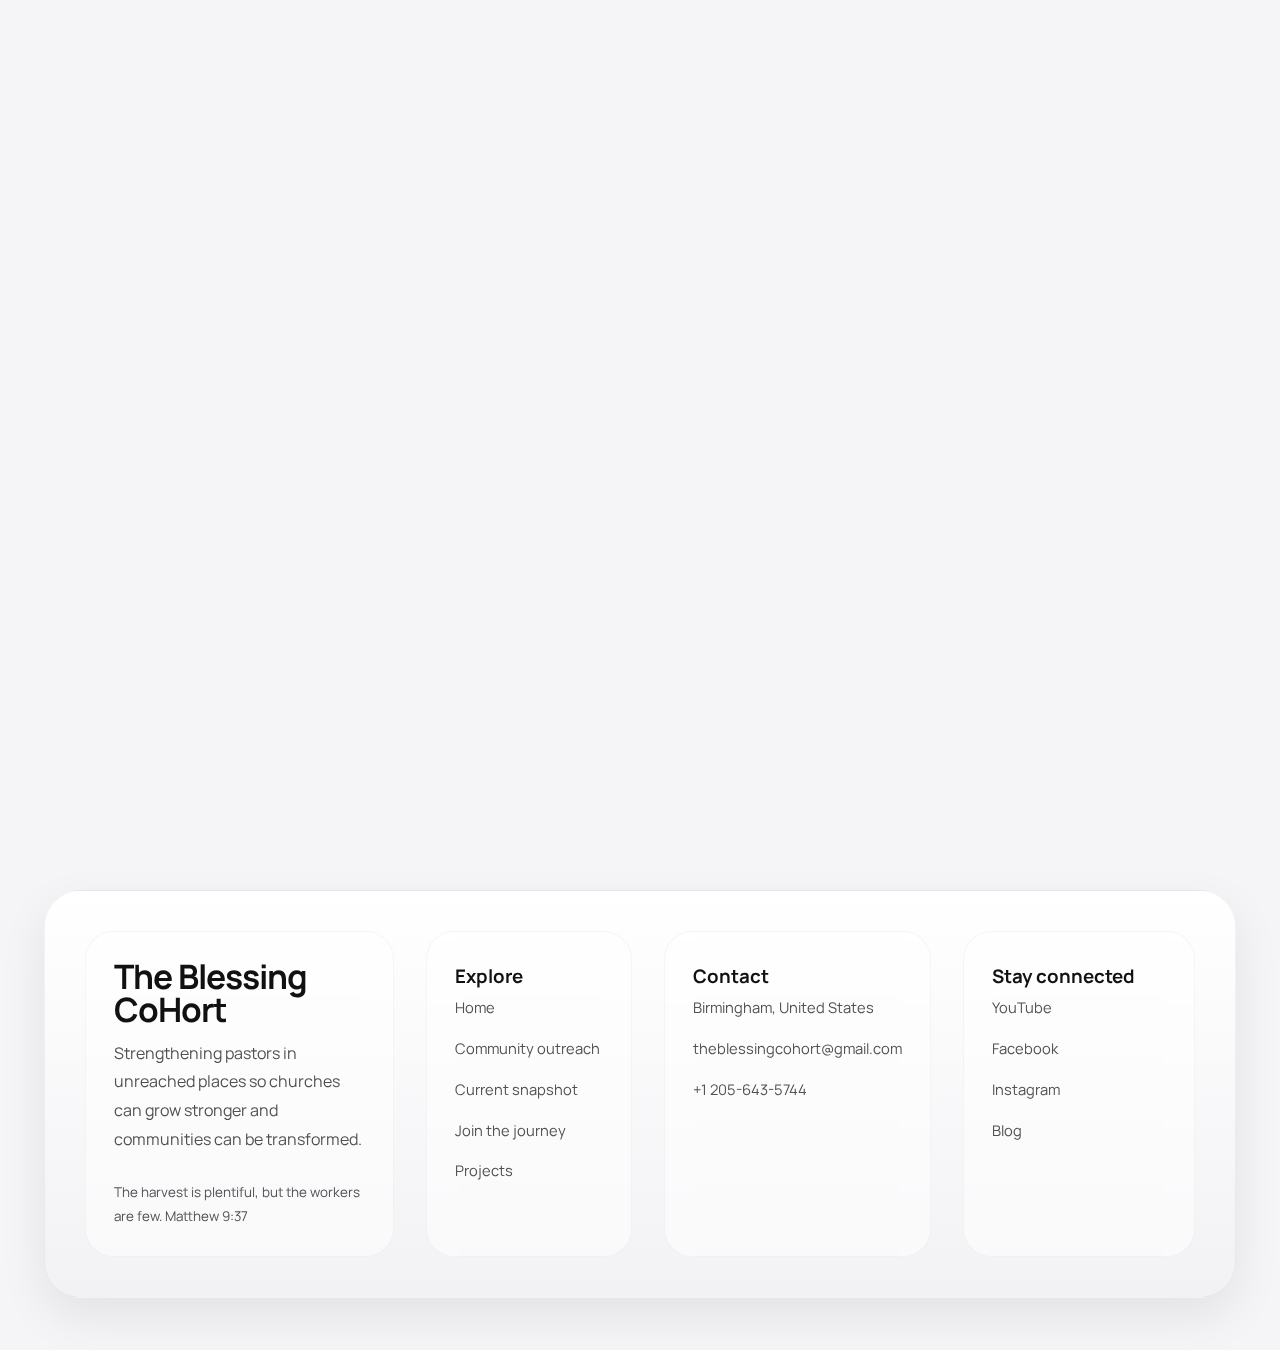
<file: where-we-are-right-now.html>
<!doctype html>
<html lang="en">
  <head>
    <meta charset="UTF-8" />
    <meta name="viewport" content="width=device-width, initial-scale=1.0" />
    <title>Current Snapshot | The Blessing CoHort</title>
    <meta
      name="description"
      content="See where The Blessing CoHort stands right now, including current reach, pastoral support, and how the work is structured."
    />
    <link rel="stylesheet" href="css/style.css" />
  </head>

  <body class="page-update">
    <header class="site-header">
      <div class="header-shell">
        <div class="brand">
          <button
            class="brand-mark music-toggle"
            type="button"
            aria-label="Play music"
            data-music-toggle
          >
            TBC
          </button>
          <a class="brand-copy" href="index.html" aria-label="The Blessing CoHort home">
            <span class="brand-name">The Blessing CoHort</span>
            <span class="brand-tag">Pastors. Churches. Communities.</span>
          </a>
        </div>

        <button
          class="nav-toggle"
          type="button"
          aria-expanded="false"
          aria-label="Toggle navigation"
          data-nav-toggle
        >
          <span class="nav-toggle-bar"></span>
          <span class="nav-toggle-bar"></span>
          <span class="nav-toggle-bar"></span>
        </button>

        <div class="nav-panel" data-nav>
          <nav class="nav-links" aria-label="Primary navigation">
            <a href="index.html">Home</a>
            <a href="community-outreach.html">Community outreach</a>
            <a href="where-we-are-right-now.html" aria-current="page">Current snapshot</a>
            <a href="join.html">Join the journey</a>
          </nav>
          <a class="nav-cta" href="index.html#projects">Projects</a>
        </div>
      </div>
    </header>

    <main class="page-shell">
      <section class="page-hero" data-reveal>
        <div class="page-hero-copy">
          <p class="eyebrow">Current snapshot</p>
          <h1 class="page-hero-title">A clear look at where the mission stands right now.</h1>
          <p class="page-hero-lede">
            This work is still being built carefully. What follows is a grounded snapshot of
            what has already happened, what is continuing now, and how the mission is being
            structured for the long term.
          </p>

          <p class="page-hero-note">
            Take the next right step through prayer and discernment.
          </p>

          <div class="hero-actions">
            <a class="btn" href="#timeline">Read the updates</a>
            <a class="btn-secondary" href="#next-season">See what we are watching next</a>
          </div>
        </div>

        <aside class="stats-panel">
          <span class="panel-title">At a glance</span>
          <ul class="stats-stack">
            <li>
              <strong>40+</strong>
              <span>villages visited across rural regions</span>
            </li>
            <li>
              <strong>7</strong>
              <span>pastors prayerfully selected and supported</span>
            </li>
            <li>
              <strong>6</strong>
              <span>villages served through medical camps on February 28, 2026</span>
            </li>
          </ul>
        </aside>
      </section>

      <section class="section" id="timeline">
        <div class="section-head" data-reveal>
          <div>
            <span class="section-kicker">Monthly updates</span>
            <h2 class="section-title">The clearest recent updates.</h2>
          </div>
          <p class="section-lede">
            This page is meant to stay simple: what happened recently, how the work is
            structured, and what we are watching next.
          </p>
        </div>

        <div class="timeline-grid">
          <aside class="timeline-intro" data-reveal>
            <strong>How to read this</strong>
            <h3>Scroll through the months as the story keeps growing.</h3>
            <p>
              These snapshots are meant to stay easy to follow as new months are added. The
              deeper work is happening through repeated visits, consistent support, church
              strengthening, and prayerful discernment.
            </p>

            <div class="giving-slider timeline-slider">
              <div class="slider-head">
                <strong>Monthly pastor support</strong>
                <div class="slider-controls">
                  <button class="slider-button" type="button" data-slide-prev>
                    Prev
                  </button>
                  <button class="slider-button" type="button" data-slide-next>
                    Next
                  </button>
                </div>
              </div>

             <div class="slider-viewport">
  <div class="slider-track" data-slider-track>

    <figure class="slider-slide">
      <img
        src="assets/images/support_2.jpg"
        alt="First month gathering of pastors and their families — four pastors receiving support."
      />
    </figure>

    <figure class="slider-slide">
      <img
        src="assets/images/support_1.jpg"
        alt="Second month gathering where seven pastors are now receiving support."
      />
    </figure>

    <figure class="slider-slide">
      <img
        src="assets/images/support_3.jpg"
        alt="A pastor receiving financial support from the mission."
      />
    </figure>

    <figure class="slider-slide">
      <img
        src="assets/images/support_4.jpg"
        alt="Pastors gathered during Christmas as each received a pair of clothes."
      />
    </figure>

  </div>
</div>
            </div>
          </aside>

          <div class="timeline-cards">
            <article class="timeline-card" data-reveal>
              <span class="month-label">March 2026</span>
              <h3>Steady support continues while we discern the next church needs.</h3>
              <ul>
                <li>
                  <strong>Pastors supported</strong>
                  <p>7 pastors were given support again, in the same way as last month.</p>
                </li>
                <li>
                  <strong>Prayer for next steps</strong>
                  <p>We are praying carefully about what the next steps should be from here.</p>
                </li>
                <li>
                  <strong>Church needs</strong>
                  <p>Some of the churches have active needs, and we are working through those carefully now.</p>
                </li>
                <li>
                  <strong>Coming updates</strong>
                  <p>More details will be shared as soon as that work is ready to be posted clearly.</p>
                </li>
              </ul>
            </article>

            <article class="timeline-card" data-reveal>
              <span class="month-label">February 2026</span>
              <h3>Broader reach, deeper support, practical community care.</h3>
              <ul>
                <li>
                  <strong>Villages visited</strong>
                  <p>40+ villages across rural regions.</p>
                </li>
                <li>
                  <strong>Pastors supported</strong>
                  <p>7 pastors prayerfully selected and now receiving support.</p>
                </li>
                <li>
                  <strong>Geographic reach</strong>
                  <p>Rural and remote regions across South India.</p>
                </li>
                <li>
                  <strong>Medical camps</strong>
                  <p>Free medical camps were hosted in 6 villages on February 28, 2026.</p>
                </li>
              </ul>
            </article>

            <article class="timeline-card" data-reveal>
              <span class="month-label">January 2026</span>
              <h3>A smaller base, with the same commitment to careful discernment.</h3>
              <ul>
                <li>
                  <strong>Villages visited</strong>
                  <p>30+ villages across rural, remote, and unreached areas.</p>
                </li>
                <li>
                  <strong>Pastors supported</strong>
                  <p>4 pastors prayerfully selected and currently supported.</p>
                </li>
                <li>
                  <strong>Focus</strong>
                  <p>Ongoing discernment across different regions and states in India.</p>
                </li>
                <li>
                  <strong>Support model</strong>
                  <p>Monthly, consistent support paired with accountability.</p>
                </li>
              </ul>
            </article>
          </div>
        </div>
      </section>

      <section class="section" id="structure">
        <div class="section-head structure-head" data-reveal>
          <div>
            <span class="section-kicker">How the work is structured</span>
            <h2 class="section-title">A simple structure behind the work.</h2>
          </div>
          <p class="section-lede">
            The process matters because it helps explain how support stays careful and close to
            the field.
          </p>
        </div>

        <div class="method-grid">
          <article class="method-card" data-reveal>
            <span class="method-number">1</span>
            <div class="method-copy">
              <h3>Discernment through presence and prayer</h3>
              <p>
                We go where pastors are already serving, observe the work on the ground, and
                pray carefully before anyone is included in the mission.
              </p>
            </div>
          </article>

          <article class="method-card" data-reveal>
            <span class="method-number">2</span>
            <div class="method-copy">
              <h3>Monthly support once the relationship is confirmed</h3>
              <p>
                Pastors receive steady monthly support so they can stay focused on ministry
                instead of survival pressure.
              </p>
            </div>
          </article>

          <article class="method-card" data-reveal>
            <span class="method-number">3</span>
            <div class="method-copy">
              <h3>Monthly gatherings keep every pastor connected</h3>
              <p>
                All the pastors gather monthly for prayer, encouragement, meals, and shared
                time that keeps the work personal and grounded.
              </p>
            </div>
          </article>

          <article class="method-card" data-reveal>
            <span class="method-number">4</span>
            <div class="method-copy">
              <h3>Regular review helps the work stay healthy</h3>
              <p>
                We revisit fruit, faithfulness, and needs so support remains aligned with the
                mission and with what God is doing.
              </p>
            </div>
          </article>
        </div>
      </section>

      <section class="section" id="next-season">
        <div class="impact-panel" data-reveal>
          <div class="impact-copy">
            <span class="section-kicker">What we are watching next</span>
            <h3>The next season is about careful continuation.</h3>
            <p>
              We are watching where the work should deepen next, what churches need most, and
              where God may be opening the next step.
            </p>
          </div>

          <ul class="impact-list">
            <li>
              <strong>Additional pastors</strong>
              <span>We are continuing to discern which pastors should be included as the work expands carefully.</span>
            </li>
            <li>
              <strong>Strengthening churches</strong>
              <span>We are paying closer attention to what churches need so they can stand stronger and keep spreading the gospel faithfully.</span>
            </li>
            <li>
              <strong>Church needs on the ground</strong>
              <span>We are working through real local needs in the churches so support stays practical and close to the field.</span>
            </li>
            <li>
              <strong>Village care</strong>
              <span>We are watching for practical ways to keep serving communities as the churches grow stronger.</span>
            </li>
            <li>
              <strong>Prayer for next steps</strong>
              <span>We want every next move to come from clear prayer and discernment rather than pressure or speed.</span>
            </li>
          </ul>
        </div>
      </section>

      <section class="section">
        <div class="cta-slab" data-reveal>
          <div>
            <h2>Want to stay close to the updates?</h2>
            <p>
              Reach out if you want to ask questions, stay in prayer, or talk about partnership.
            </p>
          </div>

          <div class="modal-actions">
            <button class="btn" type="button" data-open-contact>Get in touch</button>
          </div>
        </div>
      </section>
    </main>

    <footer class="footer">
      <div class="page-shell">
        <div class="footer-grid" data-reveal>
          <section class="footer-block">
            <h2 class="footer-title">The Blessing CoHort</h2>
            <p class="footer-copy">
              Strengthening pastors in unreached places so churches can grow stronger and
              communities can be transformed.
            </p>
            <p class="footer-meta">The harvest is plentiful, but the workers are few. Matthew 9:37</p>
          </section>

          <section class="footer-block">
            <h3>Explore</h3>
            <ul class="footer-list">
              <li><a href="index.html">Home</a></li>
              <li><a href="community-outreach.html">Community outreach</a></li>
              <li><a href="where-we-are-right-now.html">Current snapshot</a></li>
              <li><a href="join.html">Join the journey</a></li>
              <li><a href="index.html#projects">Projects</a></li>
            </ul>
          </section>

          <section class="footer-block">
            <h3>Contact</h3>
            <ul class="footer-list">
              <li><span>Birmingham, United States</span></li>
              <li><a href="mailto:theblessingcohort@gmail.com">theblessingcohort@gmail.com</a></li>
              <li><a href="tel:+12056435744">+1 205-643-5744</a></li>
            </ul>
          </section>

          <section class="footer-block">
            <h3>Stay connected</h3>
            <ul class="footer-list">
              <li><a href="https://www.youtube.com/@theblessingcohort">YouTube</a></li>
              <li><a href="https://www.facebook.com/profile.php?id=61586179070498">Facebook</a></li>
              <li><a href="https://www.instagram.com/theblessingcohort2026/">Instagram</a></li>
              <li><a href="https://medium.com/@theblessingcohort">Blog</a></li>
            </ul>
          </section>
        </div>
      </div>
    </footer>

    <button class="contact-bubble" type="button" data-open-contact>
      Join us
    </button>

    <div class="contact-modal" data-contact-modal>
      <div class="contact-overlay" data-contact-overlay></div>
      <div class="contact-dialog">
        <div class="contact-panel" role="dialog" aria-modal="true" aria-labelledby="contactTitle">
          <button class="contact-close" type="button" aria-label="Close contact form" data-close-contact>
            x
          </button>
          <h3 id="contactTitle">Get in touch</h3>
          <p class="contact-subtext">
            If you feel led to connect, pray, or partner with us, send us a note.
          </p>

          <form
            class="contact-form"
            action="https://api.web3forms.com/submit"
            method="POST"
            id="contactForm"
          >
            <input
              type="hidden"
              name="access_key"
              value="d4d28a2a-8aea-47eb-819a-59405e2bf27b"
            />
            <input type="hidden" name="botcheck" />

            <label>
              Name
              <input type="text" name="name" placeholder="Your name" required />
            </label>

            <label>
              Email
              <input type="email" name="email" placeholder="you@example.com" required />
            </label>

            <label>
              Reason for reaching out
              <select name="purpose" required>
                <option value="">Choose one</option>
                <option value="prayer">Prayer</option>
                <option value="partnership">Partnership</option>
                <option value="giving">Giving</option>
                <option value="general">General inquiry</option>
              </select>
            </label>

            <label>
              Message
              <textarea name="message" rows="5" placeholder="How would you like to connect?" required></textarea>
            </label>

            <button type="submit" class="submit-btn">Send message</button>
            <p class="form-status" id="successMsg" aria-live="polite">
              Thank you for reaching out. We will get back to you soon.
            </p>
          </form>
        </div>
      </div>
    </div>

    <audio data-site-audio preload="none" loop>
      <source src="assets/audio/site-theme.mp3" type="audio/mpeg" />
    </audio>

    <script src="js/main.js"></script>
  </body>
</html>
</file>
<file: css/style.css>
@import url("https://fonts.googleapis.com/css2?family=Manrope:wght@400;500;600;700;800&display=swap");

:root {
  --ink-950: #111111;
  --ink-900: #1d1d1f;
  --ink-800: #2f2f33;
  --ink-700: #515154;
  --ink-300: #b3b3b8;
  --ink-200: #d2d2d7;
  --ink-100: #e8e8ed;
  --sand-100: #ffffff;
  --sand-200: #f5f5f7;
  --clay-500: #1d1d1f;
  --clay-400: #515154;
  --olive-500: #227c45;
  --gold-300: #86868b;
  --accent-blue: #6e97c8;
  --white: #ffffff;
  --shadow-lg: 0 18px 48px rgba(17, 17, 17, 0.08);
  --shadow-md: 0 10px 28px rgba(17, 17, 17, 0.06);
  --shadow-sm: 0 4px 16px rgba(17, 17, 17, 0.04);
  --radius-xl: 28px;
  --radius-lg: 22px;
  --radius-md: 16px;
  --radius-sm: 10px;
  --container: 1240px;
}

* {
  box-sizing: border-box;
  margin: 0;
  padding: 0;
}

html {
  scroll-behavior: smooth;
}

body {
  background:
    radial-gradient(circle at top, rgba(255, 255, 255, 0.95), rgba(245, 245, 247, 0) 36%),
    #f5f5f7;
  color: var(--ink-950);
  font-family: "Manrope", sans-serif;
  line-height: 1.8;
  min-height: 100vh;
  overflow-x: hidden;
}

body.is-locked {
  overflow: hidden;
}

img {
  display: block;
  max-width: 100%;
}

a {
  color: inherit;
  text-decoration: none;
}

button,
input,
select,
textarea {
  font: inherit;
}

main {
  display: block;
}

.site-header {
  position: fixed;
  top: 0;
  left: 0;
  right: 0;
  z-index: 40;
  padding: 18px 24px;
  transition: transform 0.32s ease, opacity 0.32s ease;
}

.header-shell {
  align-items: center;
  backdrop-filter: blur(18px);
  background: rgba(255, 255, 255, 0.8);
  border: 1px solid rgba(17, 17, 17, 0.06);
  border-radius: 999px;
  box-shadow: 0 10px 30px rgba(17, 17, 17, 0.05);
  display: flex;
  gap: 20px;
  justify-content: space-between;
  margin: 0 auto;
  max-width: var(--container);
  padding: 14px 18px 14px 18px;
  transform-origin: top center;
  transition:
    transform 0.32s ease,
    box-shadow 0.25s ease,
    background 0.25s ease,
    border-radius 0.25s ease;
}

.site-header.is-scrolled .header-shell {
  background: rgba(255, 255, 255, 0.94);
  box-shadow: 0 14px 36px rgba(17, 17, 17, 0.08);
}

.site-header.is-hidden {
  opacity: 0.96;
  transform: translateY(calc(-100% + 18px));
}

.site-header.is-hidden .header-shell {
  border-radius: 22px;
  transform: scale(0.98);
}

.brand {
  align-items: center;
  display: inline-flex;
  gap: 12px;
  min-width: 0;
}

.brand-mark {
  align-items: center;
  background: #314f53;
  border: none;
  border-radius: 18px;
  box-shadow: inset 0 1px 0 rgba(255, 255, 255, 0.08);
  color: var(--white);
  display: inline-flex;
  flex: 0 0 auto;
  font-size: 0.84rem;
  font-weight: 800;
  height: 46px;
  justify-content: center;
  letter-spacing: 0.08em;
  text-transform: uppercase;
  width: 46px;
}

.brand-mark.music-toggle {
  cursor: pointer;
  transition: transform 0.2s ease, box-shadow 0.2s ease, background 0.2s ease;
}

.brand-mark.music-toggle:hover,
.brand-mark.music-toggle:focus-visible {
  box-shadow: 0 10px 22px rgba(49, 79, 83, 0.2);
  outline: none;
  transform: translateY(-1px);
}

.brand-mark.music-toggle.is-playing {
  background: var(--accent-blue);
  box-shadow: 0 10px 24px rgba(110, 151, 200, 0.24);
}

.brand-copy {
  display: flex;
  flex-direction: column;
  gap: 3px;
  min-width: 0;
}

.brand-name {
  font-size: 0.98rem;
  font-weight: 800;
  letter-spacing: -0.035em;
  line-height: 1;
}

.brand-tag {
  color: var(--ink-700);
  font-size: 0.78rem;
  letter-spacing: 0.16em;
  text-transform: uppercase;
}

.nav-toggle {
  align-items: center;
  background: var(--ink-950);
  border: none;
  border-radius: 999px;
  color: var(--sand-100);
  cursor: pointer;
  display: none;
  height: 44px;
  justify-content: center;
  width: 44px;
}

.nav-toggle-bar {
  background: var(--sand-100);
  border-radius: 999px;
  display: block;
  height: 2px;
  width: 16px;
}

.nav-toggle .nav-toggle-bar + .nav-toggle-bar {
  margin-top: 3px;
}

.nav-panel {
  align-items: center;
  display: flex;
  gap: 10px;
}

.nav-links {
  align-items: center;
  display: flex;
  gap: 4px;
}

.nav-links a {
  border-radius: 999px;
  color: var(--ink-800);
  font-size: 0.92rem;
  font-weight: 500;
  padding: 10px 16px;
  transition: background 0.2s ease, color 0.2s ease, transform 0.2s ease;
}

.nav-links a:hover,
.nav-links a:focus-visible {
  background: rgba(110, 151, 200, 0.08);
  color: var(--ink-950);
  outline: none;
  transform: translateY(-1px);
}

.nav-links a[aria-current="page"] {
  background: rgba(110, 151, 200, 0.1);
  color: var(--accent-blue);
  font-weight: 700;
}

.nav-cta {
  align-items: center;
  background: rgba(255, 255, 255, 0.78);
  border: 1px solid rgba(17, 17, 17, 0.08);
  border-radius: 999px;
  color: var(--ink-950);
  cursor: pointer;
  display: inline-flex;
  font-size: 0.92rem;
  font-weight: 600;
  justify-content: center;
  padding: 11px 18px;
  transition: transform 0.2s ease, box-shadow 0.2s ease, background 0.2s ease, border-color 0.2s ease;
}

.nav-cta:hover,
.nav-cta:focus-visible {
  background: rgba(110, 151, 200, 0.08);
  border-color: rgba(110, 151, 200, 0.18);
  box-shadow: 0 10px 24px rgba(17, 17, 17, 0.06);
  outline: none;
  transform: translateY(-1px);
}

.page-shell {
  margin: 0 auto;
  max-width: var(--container);
  padding: 126px 24px 32px;
}

.hero-shell,
.page-hero {
  overflow: hidden;
  position: relative;
}

.hero-shell {
  background: linear-gradient(180deg, #ffffff 0%, #fbfbfd 100%);
  border: 1px solid rgba(17, 17, 17, 0.05);
  border-radius: 48px;
  box-shadow: var(--shadow-lg);
  color: var(--ink-950);
  display: grid;
  gap: 64px;
  grid-template-columns: minmax(0, 1.45fr) minmax(320px, 0.62fr);
  min-height: 760px;
  padding: 76px;
}

.page-home .page-shell {
  padding-top: 112px;
}

.page-home .hero-shell {
  align-items: start;
  min-height: auto;
  padding-top: 54px;
}

.page-home .hero-shell::after {
  display: none;
}

.page-give .page-hero::after {
  display: none;
}

.page-update .page-hero::after {
  display: none;
}

.page-community .page-hero::after {
  display: none;
}

.project-accordion-list {
  display: grid;
  gap: 18px;
}

.project-accordion {
  background: linear-gradient(180deg, #ffffff 0%, #fbfbfd 100%);
  border: 1px solid rgba(17, 17, 17, 0.06);
  border-radius: 28px;
  box-shadow: var(--shadow-sm);
  overflow: hidden;
}

.project-accordion summary {
  align-items: center;
  cursor: pointer;
  display: flex;
  font-size: 1.35rem;
  font-weight: 700;
  justify-content: space-between;
  letter-spacing: -0.03em;
  list-style: none;
  padding: 24px 28px;
}

.project-accordion summary::-webkit-details-marker {
  display: none;
}

.project-accordion summary::after {
  color: var(--ink-700);
  content: "▾";
  font-size: 1rem;
  transition: transform 0.24s ease;
}

.project-accordion[open] summary::after {
  transform: rotate(180deg);
}

.project-accordion-body {
  border-top: 1px solid rgba(17, 17, 17, 0.06);
  color: var(--ink-700);
  font-size: 0.98rem;
  line-height: 1.85;
  padding: 28px 32px 32px;
}

.project-accordion summary::after {
  content: "🙂";
}

#projects .giving-grid {
  align-items: start;
  grid-template-columns: minmax(0, 1fr) minmax(0, 0.96fr);
  gap: 32px;
}

#projects .story-card {
  padding: 48px;
}

#projects .giving-slider {
  padding: 20px;
}

#projects .project-copy-card {
  display: flex;
  min-height: 100%;
}

#projects .project-copy-scroll {
  max-height: 520px;
  overflow-y: auto;
  padding-right: 10px;
  scrollbar-width: thin;
  width: 100%;
}

.page-home .hero-copy {
  justify-content: flex-start;
  max-width: 760px;
}

.hero-shell::before,
.page-hero::before {
  background: radial-gradient(circle, rgba(0, 0, 0, 0.04) 0%, transparent 60%);
  content: "";
  height: 520px;
  position: absolute;
  right: -120px;
  top: -160px;
  width: 520px;
}

.hero-shell::after,
.page-hero::after {
  background: linear-gradient(180deg, transparent, rgba(0, 0, 0, 0.03));
  border: 1px solid rgba(17, 17, 17, 0.04);
  border-radius: 999px;
  content: "";
  height: 150px;
  left: 56px;
  position: absolute;
  top: 46px;
  width: 150px;
}

.hero-copy,
.page-hero-copy {
  display: flex;
  flex-direction: column;
  justify-content: center;
  position: relative;
  z-index: 1;
}

.eyebrow {
  color: var(--ink-700);
  font-size: 0.78rem;
  font-weight: 700;
  letter-spacing: 0.18em;
  margin-bottom: 18px;
  text-transform: uppercase;
}

.hero-pretitle {
  color: var(--ink-950);
  font-size: 0.92rem;
  font-weight: 700;
  letter-spacing: 0.2em;
  margin-bottom: 12px;
  text-transform: uppercase;
}

.hero-statement {
  color: var(--ink-900);
  font-size: 1rem;
  font-weight: 700;
  letter-spacing: -0.01em;
  line-height: 1.45;
  margin-bottom: 18px;
  max-width: 38ch;
  text-transform: none;
}

.hero-statement-title,
.hero-statement-subtitle {
  display: block;
}

.hero-statement-subtitle {
  color: var(--ink-700);
  font-size: 0.95rem;
  font-weight: 600;
  margin-top: 2px;
}

.hero-title,
.page-hero-title,
.section-title,
.cta-slab h2,
.footer-title {
  font-family: "Manrope", sans-serif;
  letter-spacing: -0.03em;
  line-height: 1;
}

.hero-title {
  font-size: clamp(3.4rem, 7vw, 5.8rem);
  margin-bottom: 24px;
  max-width: 10ch;
  font-weight: 800;
  line-height: 0.92;
}

.hero-lede,
.page-hero-lede,
.page-hero-note,
.section-lede,
.story-copy p,
.timeline-copy p,
.method-copy p,
.principle-card p,
.team-card p,
.footer-copy,
.contact-subtext {
  color: var(--ink-700);
  font-size: 1rem;
}

.hero-lede {
  max-width: 720px;
  font-size: 1.05rem;
  line-height: 1.85;
}

.hero-actions,
.section-actions,
.modal-actions {
  align-items: center;
  display: flex;
  flex-wrap: wrap;
  gap: 16px;
  margin-top: 32px;
}

.btn,
.btn-secondary {
  align-items: center;
  border: none;
  border-radius: 999px;
  cursor: pointer;
  display: inline-flex;
  font-size: 0.95rem;
  font-weight: 600;
  gap: 8px;
  justify-content: center;
  padding: 14px 22px;
  transition: transform 0.2s ease, box-shadow 0.2s ease, background 0.2s ease, color 0.2s ease;
}

.btn {
  background: var(--ink-950);
  box-shadow: 0 10px 24px rgba(17, 17, 17, 0.12);
  color: var(--white);
}

.btn:hover,
.btn:focus-visible {
  box-shadow: 0 14px 30px rgba(17, 17, 17, 0.16);
  outline: none;
  transform: translateY(-2px);
}

.btn-secondary {
  background: rgba(255, 255, 255, 0.72);
  border: 1px solid rgba(17, 17, 17, 0.12);
  color: var(--ink-950);
}

.btn-secondary:hover,
.btn-secondary:focus-visible {
  background: rgba(17, 17, 17, 0.04);
  outline: none;
  transform: translateY(-2px);
}

.hero-facts {
  display: grid;
  gap: 18px;
  grid-template-columns: repeat(3, minmax(0, 1fr));
  list-style: none;
  margin-top: 34px;
}

.hero-facts li {
  background: #ffffff;
  border: 1px solid rgba(17, 17, 17, 0.06);
  border-radius: var(--radius-md);
  padding: 22px;
}

.fact-value {
  color: var(--ink-950);
  display: block;
  font-size: 1.65rem;
  font-weight: 700;
  margin-bottom: 6px;
}

.fact-label {
  color: var(--ink-700);
  font-size: 0.84rem;
}

.hero-visual {
  align-items: stretch;
  display: grid;
  gap: 0;
  grid-template-columns: minmax(260px, 360px);
  grid-template-rows: 1fr;
  min-height: 100%;
  position: relative;
  justify-content: end;
  z-index: 1;
}

.hero-scripture-card {
  background: linear-gradient(180deg, rgba(255, 255, 255, 0.96), rgba(246, 246, 248, 0.96));
  border: 1px solid rgba(17, 17, 17, 0.06);
  border-radius: 36px;
  box-shadow: var(--shadow-md);
  min-height: 100%;
  padding: 30px;
  position: relative;
}

.hero-column-label {
  color: var(--ink-700);
  display: block;
  font-size: 0.76rem;
  font-weight: 700;
  letter-spacing: 0.18em;
  margin-bottom: 22px;
  text-transform: uppercase;
}

.hero-scripture-card {
  display: flex;
  flex-direction: column;
  justify-content: space-between;
  overflow: hidden;
  transform: translateX(18px);
}

.hero-scripture-card::before {
  background: radial-gradient(circle at top right, rgba(0, 113, 227, 0.1), transparent 42%);
  content: "";
  inset: 0;
  position: absolute;
}

.scripture-lines,
.hero-scripture-note {
  position: relative;
  z-index: 1;
}

.scripture-lines {
  display: grid;
  gap: 14px;
}

.scripture-lines p {
  background: rgba(255, 255, 255, 0.78);
  border: 1px solid rgba(17, 17, 17, 0.06);
  border-radius: 22px;
  font-size: clamp(1.6rem, 2.4vw, 2.2rem);
  font-weight: 700;
  letter-spacing: -0.03em;
  line-height: 1.05;
  padding: 22px 22px 24px;
  transition: transform 0.22s ease, box-shadow 0.22s ease, background 0.22s ease;
}

.hero-scripture-card:hover .scripture-lines p,
.hero-scripture-card:focus-within .scripture-lines p {
  background: rgba(255, 255, 255, 0.96);
  box-shadow: 0 18px 32px rgba(17, 17, 17, 0.08);
  transform: translateX(6px);
}

.hero-scripture-note {
  color: var(--ink-700);
  font-size: 0.95rem;
  line-height: 1.8;
  margin-top: 26px;
  max-width: 30ch;
}

.visual-card {
  border-radius: 32px;
  box-shadow: var(--shadow-md);
  overflow: hidden;
  position: relative;
}

.visual-card img {
  height: 100%;
  object-fit: cover;
  width: 100%;
}

.visual-card:nth-child(1) {
  grid-column: 1 / 2;
  grid-row: 1 / 3;
}

.visual-card:nth-child(2) {
  grid-column: 2 / 3;
  grid-row: 1 / 2;
}

.visual-card:nth-child(3) {
  grid-column: 2 / 3;
  grid-row: 2 / 4;
}

.visual-caption,
.floating-note,
.stats-panel,
.timeline-intro,
.side-panel,
.impact-panel,
.cta-slab,
.footer-block {
  backdrop-filter: blur(12px);
  background: rgba(255, 255, 255, 0.9);
  border: 1px solid rgba(17, 17, 17, 0.06);
  border-radius: 24px;
}

.visual-caption {
  bottom: 18px;
  color: var(--ink-950);
  left: 18px;
  max-width: 260px;
  padding: 18px;
  position: absolute;
}

.visual-caption strong {
  display: block;
  font-size: 0.78rem;
  letter-spacing: 0.14em;
  margin-bottom: 6px;
  text-transform: uppercase;
}

.visual-caption span {
  color: var(--ink-700);
  font-size: 0.92rem;
}

.floating-note {
  color: var(--ink-950);
  max-width: 260px;
  padding: 18px;
  position: absolute;
  right: -12px;
  top: 50%;
  transform: translateY(-40%);
}

.floating-note strong {
  color: var(--ink-700);
  display: block;
  font-size: 0.72rem;
  letter-spacing: 0.16em;
  margin-bottom: 6px;
  text-transform: uppercase;
}

.floating-note p {
  color: var(--ink-950);
  font-size: 1rem;
}

.section {
  margin-top: 88px;
  padding: 12px 0;
}

.section-head {
  align-items: end;
  display: flex;
  gap: 40px;
  justify-content: space-between;
  margin-bottom: 46px;
}

.section-kicker {
  color: var(--clay-500);
  display: block;
  font-size: 0.78rem;
  font-weight: 700;
  letter-spacing: 0.18em;
  margin-bottom: 12px;
  text-transform: uppercase;
}

.section-title {
  font-size: clamp(2.6rem, 5vw, 4rem);
  line-height: 1.02;
  max-width: 13ch;
  font-weight: 800;
}

.section-lede {
  color: var(--ink-700);
  font-size: 1.03rem;
  line-height: 1.9;
  max-width: 560px;
}

.mission-shell {
  background: linear-gradient(180deg, #ffffff 0%, #fbfbfd 100%);
  border: 1px solid rgba(17, 17, 17, 0.05);
  border-radius: 36px;
  box-shadow: var(--shadow-lg);
  display: grid;
  gap: 52px;
  grid-template-columns: minmax(0, 1.08fr) minmax(300px, 0.8fr);
  overflow: hidden;
  padding: 28px 28px 30px;
  position: relative;
}

.mission-shell::before {
  background: radial-gradient(circle at top right, rgba(95, 143, 203, 0.07), transparent 34%);
  content: "";
  inset: 0;
  pointer-events: none;
  position: absolute;
}

.mission-copy,
.mission-panel {
  position: relative;
  z-index: 1;
}

.mission-copy {
  display: grid;
  gap: 10px;
}

.mission-copy .section-kicker {
  font-size: 0.66rem;
  letter-spacing: 0.2em;
  margin-bottom: 2px;
}

.mission-title {
  font-size: clamp(2rem, 4vw, 3rem);
  font-weight: 800;
  letter-spacing: -0.04em;
  line-height: 1.05;
  max-width: 16ch;
}

.mission-lede {
  color: var(--ink-700);
  font-size: 0.93rem;
  line-height: 1.85;
  margin-top: 2px;
  max-width: 410px;
}

.mission-panel {
  align-self: center;
  background:
    radial-gradient(circle at top right, rgba(95, 143, 203, 0.08), transparent 32%),
    #ffffff;
  border: 1px solid rgba(17, 17, 17, 0.06);
  border-radius: 24px;
  margin-left: auto;
  max-width: 420px;
  padding: 20px 22px 22px;
  width: 100%;
}

.mission-panel strong {
  color: var(--ink-700);
  display: block;
  font-size: 0.66rem;
  font-weight: 700;
  letter-spacing: 0.18em;
  margin-bottom: 10px;
  text-transform: uppercase;
}

.mission-points {
  color: var(--ink-700);
  display: grid;
  gap: 0;
  list-style: none;
}

.mission-points li {
  border-top: 1px solid rgba(17, 17, 17, 0.08);
  font-size: 0.92rem;
  line-height: 1.85;
  padding: 12px 0;
}

.mission-points li:first-child {
  border-top: none;
  padding-top: 0;
}

.story-grid,
.band-grid,
.page-hero,
.timeline-grid,
.giving-grid,
.support-grid,
.care-grid,
.footer-grid {
  display: grid;
  gap: 32px;
}

.story-grid {
  grid-template-columns: minmax(0, 1.1fr) minmax(280px, 0.9fr);
  gap: 36px;
}

.story-card,
.metric-card,
.flow-card,
.snapshot-card,
.timeline-card,
.support-card,
.care-card,
.principle-card,
.team-card,
.media-card,
.footer-block {
  background: #ffffff;
  border: 1px solid rgba(17, 17, 17, 0.06);
  border-radius: 28px;
  box-shadow: var(--shadow-sm);
}

.story-card {
  padding: 48px;
}

.story-card h3 {
  font-size: 1.3rem;
  letter-spacing: -0.03em;
  line-height: 1.2;
  margin-bottom: 14px;
}

.story-copy p {
  color: var(--ink-800);
  font-size: 1rem;
  line-height: 1.9;
  margin-top: 20px;
}

.story-copy p:first-of-type {
  margin-top: 0;
}

.side-panel {
  background:
    radial-gradient(circle at top right, rgba(95, 143, 203, 0.08), transparent 32%),
    linear-gradient(180deg, #ffffff 0%, #f7f7fa 100%);
  color: var(--ink-950);
  padding: 38px;
}

.side-panel strong,
.timeline-intro strong {
  color: var(--ink-700);
  display: block;
  font-size: 0.76rem;
  font-weight: 700;
  letter-spacing: 0.18em;
  margin-bottom: 12px;
  text-transform: uppercase;
}

.side-panel h3,
.timeline-intro h3,
.impact-panel h3,
.cta-slab h2 {
  font-family: "Manrope", sans-serif;
  font-size: 2.1rem;
  line-height: 1.05;
  margin-bottom: 14px;
  font-weight: 800;
}

.side-panel p,
.timeline-intro p,
.impact-panel p,
.cta-slab p {
  color: var(--ink-700);
}

.checklist {
  display: grid;
  gap: 16px;
  list-style: none;
  margin-top: 24px;
}

.checklist li {
  align-items: start;
  display: grid;
  gap: 10px;
  grid-template-columns: 18px 1fr;
}

.checklist li::before {
  color: rgba(255, 255, 255, 0.7);
  content: "•";
  font-size: 1.1rem;
  font-weight: 700;
  line-height: 1;
  margin-top: 3px;
}

.checklist li::before {
  color: var(--accent-blue);
  content: "\2022";
  font-weight: 700;
}

.flow-grid {
  display: grid;
  gap: 24px;
  grid-template-columns: repeat(4, minmax(0, 1fr));
}

.flow-card,
.metric-card,
.snapshot-card,
.support-card,
.care-card,
.principle-card,
.team-card {
  padding: 34px;
  position: relative;
}

.flow-card::before,
.snapshot-card::before,
.principle-card::before,
.support-card::before,
.care-card::before {
  background: linear-gradient(90deg, var(--ink-950), rgba(17, 17, 17, 0.15));
  border-radius: 999px;
  content: "";
  height: 3px;
  left: 34px;
  position: absolute;
  width: 64px;
  top: 0;
}

.flow-index {
  color: var(--ink-700);
  display: inline-block;
  font-size: 0.82rem;
  font-weight: 700;
  letter-spacing: 0.16em;
  margin-bottom: 18px;
  text-transform: uppercase;
}

.flow-card h3,
.snapshot-card h3,
.metric-card h3,
.timeline-card h3,
.support-card h3,
.care-card h3,
.principle-card h3,
.team-card h3 {
  font-size: 1.2rem;
  letter-spacing: -0.03em;
  line-height: 1.2;
}

.flow-card p,
.snapshot-card p,
.metric-card p,
.timeline-card p,
.support-card p,
.care-card p,
.principle-card p,
.team-card p {
  color: var(--ink-700);
  font-size: 0.95rem;
  line-height: 1.85;
  margin-top: 16px;
}

.impact-panel {
  background: linear-gradient(180deg, #ffffff 0%, #f7f7fa 100%);
  color: var(--ink-950);
  display: grid;
  gap: 32px;
  grid-template-columns: 1fr;
  padding: 44px;
}

.impact-copy {
  margin: 0 auto;
  max-width: 820px;
  text-align: center;
}

.impact-list {
  display: grid;
  gap: 16px;
  grid-template-columns: repeat(2, minmax(0, 1fr));
  list-style: none;
  margin: 0 auto;
  max-width: 960px;
  width: 100%;
}

.impact-list li {
  background:
    radial-gradient(circle at top right, rgba(95, 143, 203, 0.08), transparent 34%),
    rgba(255, 255, 255, 0.92);
  border: 1px solid rgba(17, 17, 17, 0.06);
  border-radius: 22px;
  padding: 22px 24px 24px;
}

.impact-list li:last-child {
  grid-column: 1 / -1;
  justify-self: center;
  max-width: 460px;
  width: 100%;
}

.impact-list strong {
  color: var(--ink-950);
  display: block;
  font-size: 1.2rem;
  letter-spacing: -0.03em;
  margin-bottom: 8px;
}

.impact-list span {
  color: var(--ink-700);
  font-size: 0.94rem;
  line-height: 1.85;
}

.snapshot-grid,
.support-grid,
.care-grid,
.principles-grid,
.team-grid,
.metric-grid,
.media-grid {
  display: grid;
  gap: 28px;
}

.snapshot-grid,
.metric-grid,
.principles-grid,
.media-grid {
  grid-template-columns: repeat(3, minmax(0, 1fr));
}

.support-grid,
.care-grid {
  grid-template-columns: repeat(2, minmax(0, 1fr));
}

.team-grid {
  grid-template-columns: repeat(3, minmax(0, 1fr));
}

.belief-list {
  color: var(--ink-800);
  display: grid;
  gap: 14px 20px;
  grid-template-columns: repeat(2, minmax(0, 1fr));
  list-style: disc;
  padding-left: 22px;
}

.belief-list li {
  line-height: 1.8;
}

.media-card {
  overflow: hidden;
}

.media-card img {
  aspect-ratio: 4 / 3;
  object-fit: cover;
  width: 100%;
}

.media-card figcaption,
.media-placeholder {
  color: var(--ink-700);
  font-size: 0.95rem;
  line-height: 1.75;
  padding: 18px 20px 22px;
}

.media-placeholder strong {
  color: var(--ink-950);
  display: block;
  font-size: 1rem;
  margin-bottom: 8px;
}

.snapshot-card span,
.timeline-card .month-label,
.support-card span,
.care-card span {
  color: var(--clay-500);
  display: inline-block;
  font-size: 0.76rem;
  font-weight: 700;
  letter-spacing: 0.18em;
  margin-bottom: 14px;
  text-transform: uppercase;
}

.band {
  margin-top: 36px;
}

.band-grid {
  background: linear-gradient(180deg, #ffffff 0%, #fbfbfd 100%);
  border: 1px solid rgba(17, 17, 17, 0.05);
  border-radius: 36px;
  box-shadow: var(--shadow-lg);
  color: var(--ink-950);
  grid-template-columns: minmax(0, 1.18fr) minmax(300px, 0.82fr);
  overflow: hidden;
  padding: 52px;
  position: relative;
}

.band-grid::before {
  background: radial-gradient(circle, rgba(0, 0, 0, 0.04), transparent 62%);
  content: "";
  height: 380px;
  position: absolute;
  right: -120px;
  top: -120px;
  width: 380px;
}

.band-copy,
.band-actions {
  position: relative;
  z-index: 1;
}

.band-copy {
  max-width: 760px;
}

.band-copy h2 {
  font-family: "Manrope", sans-serif;
  font-size: clamp(2.2rem, 4vw, 3.3rem);
  font-weight: 800;
  letter-spacing: -0.045em;
  line-height: 1.03;
  margin-bottom: 14px;
  max-width: 13.5ch;
}

.band-copy p {
  color: var(--ink-700);
  max-width: 680px;
}

.band-actions {
  align-content: end;
  display: grid;
  padding-top: 72px;
}

.band-panel {
  background:
    radial-gradient(circle at top right, rgba(95, 143, 203, 0.07), transparent 34%),
    #ffffff;
  border: 1px solid rgba(17, 17, 17, 0.06);
  border-radius: 28px;
  margin-left: auto;
  max-width: 440px;
  padding: 28px;
}

.band-panel strong {
  color: var(--ink-700);
  display: block;
  font-size: 0.76rem;
  letter-spacing: 0.18em;
  margin-bottom: 10px;
  text-transform: uppercase;
}

.band-panel p {
  color: var(--ink-700);
  margin-bottom: 18px;
}

.band-points {
  color: var(--ink-700);
  display: grid;
  gap: 14px;
  list-style: none;
}

.band-points li {
  border-top: 1px solid rgba(17, 17, 17, 0.08);
  line-height: 1.8;
  padding-top: 14px;
}

.page-hero {
  background: linear-gradient(180deg, #ffffff 0%, #fbfbfd 100%);
  border: 1px solid rgba(17, 17, 17, 0.05);
  border-radius: 44px;
  box-shadow: var(--shadow-lg);
  color: var(--ink-950);
  grid-template-columns: minmax(0, 1.08fr) minmax(280px, 0.92fr);
  gap: 44px;
  padding: 64px;
}

.page-hero-title {
  font-size: clamp(3rem, 6vw, 5rem);
  margin-bottom: 18px;
  max-width: 10ch;
  font-weight: 800;
  line-height: 0.94;
}

.page-hero-lede {
  max-width: 620px;
}

.page-hero-note {
  color: var(--accent-blue);
  font-size: 0.92rem;
  font-weight: 700;
  letter-spacing: 0.02em;
  margin-top: 16px;
}

.stats-panel,
.timeline-intro {
  color: var(--ink-950);
  display: grid;
  gap: 18px;
  padding: 36px;
  position: relative;
  z-index: 1;
}

.stats-panel {
  background:
    radial-gradient(circle at top right, rgba(95, 143, 203, 0.08), transparent 32%),
    rgba(255, 255, 255, 0.9);
  display: grid;
  gap: 18px;
}

.stats-panel .panel-title {
  font-size: 0.82rem;
  font-weight: 700;
  letter-spacing: 0.16em;
  text-transform: uppercase;
}

.stats-stack {
  display: grid;
  gap: 22px;
}

.stats-stack li {
  align-items: start;
  border-top: 1px solid rgba(17, 17, 17, 0.08);
  display: grid;
  gap: 8px;
  padding-top: 16px;
}

.stats-stack strong {
  font-size: 1.28rem;
}

.stats-stack span {
  color: var(--ink-700);
  font-size: 0.92rem;
  line-height: 1.7;
  text-align: left;
}

.metric-card strong {
  color: var(--ink-950);
  display: block;
  font-size: 2.4rem;
  line-height: 1;
  margin-bottom: 10px;
}

.timeline-grid {
  grid-template-columns: minmax(280px, 0.86fr) minmax(0, 1fr);
  margin-top: 24px;
}

.timeline-cards {
  display: grid;
  gap: 24px;
  max-height: 820px;
  overflow-y: auto;
  padding-right: 8px;
  scrollbar-width: thin;
}

.timeline-card {
  padding: 40px;
}

.timeline-card ul {
  display: grid;
  gap: 16px;
  list-style: none;
  margin-top: 22px;
}

.timeline-card li {
  border-top: 1px solid rgba(21, 34, 35, 0.08);
  padding-top: 14px;
}

.timeline-card:first-child {
  background:
    radial-gradient(circle at top right, rgba(95, 143, 203, 0.08), transparent 32%),
    #ffffff;
}

.timeline-card strong {
  display: block;
  font-size: 0.92rem;
  margin-bottom: 4px;
}

.method-grid {
  display: grid;
  gap: 24px;
  grid-template-columns: repeat(2, minmax(0, 1fr));
}

.method-card {
  background: rgba(255, 255, 255, 0.84);
  border: 1px solid rgba(21, 34, 35, 0.08);
  border-radius: 24px;
  box-shadow: var(--shadow-sm);
  display: grid;
  gap: 22px;
  grid-template-columns: 72px 1fr;
  padding: 36px;
}

.method-number {
  align-items: center;
  background: linear-gradient(135deg, var(--ink-950), #3a3a3c);
  border-radius: 22px;
  color: var(--sand-100);
  display: inline-flex;
  font-size: 1.4rem;
  font-weight: 700;
  height: 72px;
  justify-content: center;
  width: 72px;
}

.method-copy h3 {
  font-size: 1.14rem;
  line-height: 1.2;
}

.method-copy p {
  color: var(--ink-700);
  font-size: 0.95rem;
  margin-top: 10px;
}

.giving-grid {
  grid-template-columns: minmax(0, 1fr) minmax(0, 0.9fr);
}

.giving-photo,
.care-photo {
  border-radius: 28px;
  min-height: 100%;
  overflow: hidden;
}

.giving-photo img,
.care-photo img {
  height: 100%;
  object-fit: cover;
  width: 100%;
}

.giving-slider {
  background:
    radial-gradient(circle at top right, rgba(95, 143, 203, 0.08), transparent 30%),
    #ffffff;
  border: 1px solid rgba(17, 17, 17, 0.06);
  border-radius: 28px;
  box-shadow: var(--shadow-sm);
  display: grid;
  gap: 18px;
  overflow: hidden;
  padding: 20px;
}

.slider-head {
  align-items: center;
  display: flex;
  gap: 16px;
  justify-content: space-between;
}

.slider-head strong {
  color: var(--ink-950);
  font-size: 0.76rem;
  font-weight: 700;
  letter-spacing: 0.18em;
  text-transform: uppercase;
}

.slider-scroll-note {
  color: var(--ink-700);
  font-size: 0.78rem;
  font-weight: 600;
  letter-spacing: 0.12em;
  text-transform: uppercase;
}

.slider-controls {
  display: flex;
  gap: 8px;
}

.slider-button {
  background: rgba(255, 255, 255, 0.92);
  border: 1px solid rgba(17, 17, 17, 0.08);
  border-radius: 999px;
  color: var(--ink-950);
  cursor: pointer;
  font-size: 0.82rem;
  font-weight: 600;
  padding: 9px 14px;
  transition: transform 0.2s ease, border-color 0.2s ease, background 0.2s ease;
}

.slider-button:hover,
.slider-button:focus-visible {
  background: rgba(95, 143, 203, 0.08);
  border-color: rgba(95, 143, 203, 0.2);
  outline: none;
  transform: translateY(-1px);
}

.slider-viewport {
  border-radius: 24px;
  overflow: hidden;
}

.slider-track {
  display: flex;
  overflow-x: auto;
  scroll-behavior: smooth;
  scroll-snap-type: x mandatory;
  scrollbar-width: none;
}

.slider-track::-webkit-scrollbar {
  display: none;
}

.slider-slide {
  background: #edf2f7;
  border-radius: 22px;
  flex: 0 0 100%;
  overflow: hidden;
  scroll-snap-align: start;
}

.slider-slide img {
  aspect-ratio: 16 / 10;
  background: #edf2f7;
  object-fit: contain;
  width: 100%;
}

.outreach-slider {
  align-content: start;
}

.outreach-slider .slider-slide img {
  aspect-ratio: 16 / 10;
  object-fit: cover;
}

.timeline-slider {
  margin-top: 8px;
  padding: 16px;
}

.timeline-slider .slider-slide img {
  aspect-ratio: 4 / 3;
  object-fit: cover;
}

.care-grid {
  margin-top: 24px;
}

.team-card {
  text-align: center;
}

.portrait {
  border-radius: 24px;
  margin-bottom: 18px;
  overflow: hidden;
  position: relative;
}

.portrait img {
  aspect-ratio: 4 / 5;
  object-fit: cover;
  transition: transform 0.3s ease, filter 0.3s ease;
  width: 100%;
}

.portrait::after {
  background: linear-gradient(180deg, transparent 45%, rgba(17, 17, 17, 0.2) 100%);
  content: "";
  inset: 0;
  opacity: 0;
  position: absolute;
  transition: opacity 0.3s ease;
}

.team-card:hover .portrait img,
.team-card:focus-within .portrait img {
  filter: saturate(1.04);
  transform: scale(1.05);
}

.team-card:hover .portrait::after,
.team-card:focus-within .portrait::after {
  opacity: 1;
}

.team-role {
  color: var(--clay-500);
  display: block;
  font-size: 0.78rem;
  font-weight: 700;
  letter-spacing: 0.16em;
  margin-top: 12px;
  text-transform: uppercase;
}

.cta-slab {
  background:
    radial-gradient(circle at top right, rgba(95, 143, 203, 0.08), transparent 32%),
    linear-gradient(180deg, #ffffff 0%, #f7f7fa 100%);
  color: var(--ink-950);
  display: grid;
  gap: 28px;
  grid-template-columns: minmax(0, 1fr) auto;
  margin-top: 0;
  padding: 44px;
}

.cta-slab h2 {
  font-size: clamp(2.4rem, 5vw, 3.6rem);
}

.footer {
  margin-top: 20px;
  padding-bottom: 20px;
}

.page-shell > .section:last-of-type {
  margin-top: 44px;
  padding-bottom: 0;
}

.footer-grid {
  background: linear-gradient(180deg, #ffffff 0%, #f2f2f5 100%);
  border: 1px solid rgba(17, 17, 17, 0.05);
  border-radius: 36px;
  box-shadow: var(--shadow-lg);
  color: var(--ink-950);
  grid-template-columns: 1.2fr 0.8fr 0.8fr 0.9fr;
  overflow: hidden;
  padding: 40px;
}

.footer-block {
  background: rgba(255, 255, 255, 0.5);
  border-color: rgba(17, 17, 17, 0.04);
  box-shadow: none;
  padding: 28px;
}

.footer-title {
  font-size: 2.1rem;
  margin-bottom: 12px;
}

.footer-copy {
  margin-bottom: 20px;
}

.footer-list {
  display: grid;
  gap: 12px;
  list-style: none;
}

.footer-list a,
.footer-list span {
  color: var(--ink-700);
  font-size: 0.92rem;
}

.footer-list a:hover,
.footer-list a:focus-visible {
  color: var(--ink-950);
  outline: none;
  text-decoration: underline;
  text-underline-offset: 0.18em;
}

.footer-meta {
  color: var(--ink-700);
  font-size: 0.84rem;
  margin-top: 26px;
}

.contact-bubble {
  background: var(--ink-950);
  border: none;
  border-radius: 999px;
  bottom: 28px;
  box-shadow: 0 18px 38px rgba(21, 34, 35, 0.18);
  color: var(--sand-100);
  cursor: pointer;
  font-size: 0.92rem;
  font-weight: 600;
  padding: 14px 20px;
  position: fixed;
  right: 28px;
  transition: transform 0.2s ease, background 0.2s ease, box-shadow 0.2s ease;
  z-index: 45;
}

.contact-bubble:hover,
.contact-bubble:focus-visible {
  background: var(--clay-500);
  box-shadow: 0 22px 46px rgba(17, 17, 17, 0.2);
  outline: none;
  transform: translateY(-2px);
}

.contact-modal {
  inset: 0;
  opacity: 0;
  pointer-events: none;
  position: fixed;
  transition: opacity 0.24s ease;
  z-index: 60;
}

.contact-modal.is-open {
  opacity: 1;
  pointer-events: auto;
}


.contact-overlay {
  background: rgba(17, 17, 17, 0.48);
  inset: 0;
  position: absolute;
}

.contact-dialog {
  display: grid;
  inset: 0;
  padding: 24px;
  place-items: center;
  position: absolute;
}

.contact-panel {
  background: linear-gradient(180deg, #ffffff 0%, #f5f5f7 100%);
  border-radius: 28px;
  box-shadow: var(--shadow-lg);
  max-width: 560px;
  padding: 34px;
  position: relative;
  width: min(100%, 560px);
}

.contact-panel h3 {
  font-family: "Manrope", sans-serif;
  font-size: 2.3rem;
  font-weight: 800;
  line-height: 1;
  margin-bottom: 10px;
}

.contact-subtext {
  color: var(--ink-700);
  margin-bottom: 22px;
}

.contact-close {
  align-items: center;
  background: rgba(21, 34, 35, 0.08);
  border: none;
  border-radius: 999px;
  color: var(--ink-950);
  cursor: pointer;
  display: inline-flex;
  font-size: 1.2rem;
  height: 40px;
  justify-content: center;
  position: absolute;
  right: 18px;
  top: 18px;
  width: 40px;
}

.contact-close:hover,
.contact-close:focus-visible {
  background: rgba(21, 34, 35, 0.14);
  outline: none;
}

.contact-form {
  display: grid;
  gap: 14px;
}

.contact-form label {
  color: var(--ink-800);
  display: grid;
  font-size: 0.86rem;
  font-weight: 600;
  gap: 8px;
}

.contact-form input,
.contact-form select,
.contact-form textarea {
  background: rgba(255, 255, 255, 0.88);
  border: 1px solid rgba(21, 34, 35, 0.12);
  border-radius: 16px;
  color: var(--ink-950);
  padding: 14px 16px;
}

.contact-form textarea {
  min-height: 130px;
  resize: vertical;
}

.contact-form input:focus,
.contact-form select:focus,
.contact-form textarea:focus {
  border-color: rgba(0, 113, 227, 0.72);
  box-shadow: 0 0 0 4px rgba(0, 113, 227, 0.12);
  outline: none;
}

.submit-btn {
  background: var(--ink-950);
  border: none;
  border-radius: 999px;
  color: var(--sand-100);
  cursor: pointer;
  font-weight: 600;
  padding: 15px 20px;
  transition: transform 0.2s ease, background 0.2s ease;
}

.submit-btn:hover,
.submit-btn:focus-visible {
  background: var(--clay-500);
  outline: none;
  transform: translateY(-1px);
}

.form-status {
  color: var(--olive-500);
  display: none;
  font-size: 0.9rem;
  font-weight: 600;
}

.form-status.is-visible {
  display: block;
}

.reveal {
  filter: blur(10px);
  opacity: 0;
  transform: translate3d(0, 38px, 0) scale(0.985);
  transition:
    opacity 0.85s cubic-bezier(0.16, 1, 0.3, 1),
    transform 0.85s cubic-bezier(0.16, 1, 0.3, 1),
    filter 0.85s cubic-bezier(0.16, 1, 0.3, 1);
  transition-delay: var(--reveal-delay, 0ms);
  will-change: opacity, transform, filter;
}

.reveal.is-visible {
  filter: blur(0);
  opacity: 1;
  transform: translate3d(0, 0, 0) scale(1);
}

.sr-only {
  border: 0;
  clip: rect(0 0 0 0);
  height: 1px;
  margin: -1px;
  overflow: hidden;
  padding: 0;
  position: absolute;
  width: 1px;
}

@media (max-width: 1100px) {
  .hero-shell,
  .page-hero,
  .mission-shell,
  .story-grid,
  .impact-panel,
  .timeline-grid,
  .giving-grid,
  .cta-slab,
  .footer-grid,
  .band-grid {
    grid-template-columns: 1fr;
  }

  .flow-grid {
    grid-template-columns: repeat(2, minmax(0, 1fr));
  }

  .snapshot-grid,
  .metric-grid,
  .principles-grid,
  .support-grid,
  .care-grid,
  .team-grid,
  .method-grid,
  .media-grid {
    grid-template-columns: repeat(2, minmax(0, 1fr));
  }

  .hero-title,
  .page-hero-title {
    max-width: none;
  }

  .hero-visual {
    min-height: 520px;
  }
}

@media (max-width: 860px) {
  .site-header {
    padding: 12px 14px;
  }

  .header-shell {
    border-radius: 24px;
    gap: 14px;
    padding: 12px 14px;
  }

  .nav-toggle {
    display: inline-flex;
    flex-direction: column;
  }

  .nav-panel {
    background: rgba(255, 255, 255, 0.98);
    border: 1px solid rgba(21, 34, 35, 0.08);
    border-radius: 24px;
    box-shadow: var(--shadow-md);
    flex-direction: column;
    gap: 16px;
    left: 0;
    opacity: 0;
    padding: 18px;
    pointer-events: none;
    position: absolute;
    right: 0;
    top: calc(100% + 12px);
    transform: translateY(-8px);
    transition: opacity 0.24s ease, transform 0.24s ease;
  }

  .nav-panel.is-open {
    opacity: 1;
    pointer-events: auto;
    transform: translateY(0);
  }

  .nav-links {
    align-items: stretch;
    flex-direction: column;
    width: 100%;
  }

  .nav-links a,
  .nav-cta {
    text-align: center;
    width: 100%;
  }

  .page-shell {
    padding: 102px 16px 32px;
  }

  .hero-shell,
  .page-hero,
  .band-grid,
  .mission-shell,
  .impact-panel {
    border-radius: 32px;
    padding: 40px 24px;
  }

  .section {
    margin-top: 60px;
  }

  .section-title {
    font-size: clamp(2rem, 8vw, 2.8rem);
    line-height: 1.02;
  }

  .section-lede,
  .page-hero-lede,
  .hero-lede,
  .story-copy p,
  .timeline-card p,
  .impact-list span,
  .stats-stack span {
    font-size: 0.95rem;
    line-height: 1.75;
  }

  .hero-facts {
    grid-template-columns: 1fr;
  }

  .hero-visual {
    grid-template-columns: 1fr;
    grid-template-rows: none;
    justify-content: stretch;
    min-height: auto;
  }

  .hero-scripture-card {
    transform: none;
  }

  .floating-note {
    position: static;
    transform: none;
  }

  .section-head {
    align-items: start;
    flex-direction: column;
    gap: 14px;
    margin-bottom: 28px;
  }

  .timeline-cards {
    max-height: none;
    overflow: visible;
    padding-right: 0;
  }

  .project-sync-grid {
    grid-template-columns: 1fr;
  }

  .project-scroll-pane {
    max-height: none;
    overflow: visible;
    padding-right: 0;
  }

  .impact-list {
    grid-template-columns: 1fr;
    max-width: 820px;
  }

  .impact-list li:last-child {
    grid-column: auto;
    justify-self: stretch;
    max-width: none;
  }

  .story-card,
  .timeline-card,
  .footer-block,
  .principle-card,
  .method-card,
  .media-card {
    border-radius: 24px;
  }

  .story-card,
  .timeline-card,
  .principle-card,
  .method-card,
  .media-placeholder,
  .footer-block {
    padding: 28px;
  }

  .project-accordion summary {
    font-size: 1.15rem;
    padding: 20px 22px;
  }

  .project-accordion-body {
    padding: 22px;
  }

  #projects .giving-grid {
    gap: 20px;
  }

  #projects .project-copy-scroll {
    max-height: none;
    overflow: visible;
    padding-right: 0;
  }

  #projects .story-card,
  #projects .giving-slider {
    padding: 24px;
  }

  .slider-head {
    gap: 12px;
  }

  .slider-head strong,
  .slider-scroll-note {
    font-size: 0.72rem;
    letter-spacing: 0.14em;
  }

  .brand-name {
    font-size: 0.92rem;
  }

  .brand-tag {
    font-size: 0.7rem;
    letter-spacing: 0.14em;
  }

  .hero-title,
  .page-hero-title {
    font-size: clamp(2.8rem, 13vw, 4.2rem);
    line-height: 0.96;
  }

  .hero-shell {
    gap: 28px;
    padding-top: 34px;
  }

  .page-hero {
    gap: 24px;
  }

  .method-card {
    grid-template-columns: 1fr;
  }

  .method-number {
    border-radius: 18px;
  }

  .contact-bubble {
    bottom: 18px;
    left: 16px;
    right: 16px;
    text-align: center;
  }
}

@media (max-width: 640px) {
  .page-shell {
    padding: 94px 12px 24px;
  }

  .header-shell {
    padding: 10px 12px;
  }

  .brand {
    gap: 10px;
  }

  .brand-mark {
    border-radius: 16px;
    height: 42px;
    width: 42px;
  }

  .brand-tag {
    display: none;
  }

  .hero-shell,
  .page-hero,
  .band-grid,
  .mission-shell,
  .impact-panel {
    border-radius: 26px;
    padding: 28px 18px;
  }

  .section {
    margin-top: 42px;
  }

  .section-title {
    font-size: clamp(1.8rem, 9vw, 2.4rem);
  }

  .story-card,
  .timeline-card,
  .principle-card,
  .method-card,
  .media-placeholder,
  .footer-block,
  #projects .story-card,
  #projects .giving-slider {
    padding: 20px;
  }

  .project-accordion summary {
    padding: 18px;
  }

  .project-accordion-body {
    padding: 18px;
  }

  .slider-button {
    padding: 8px 12px;
  }

  .contact-panel {
    padding: 24px;
  }
}
</file>
